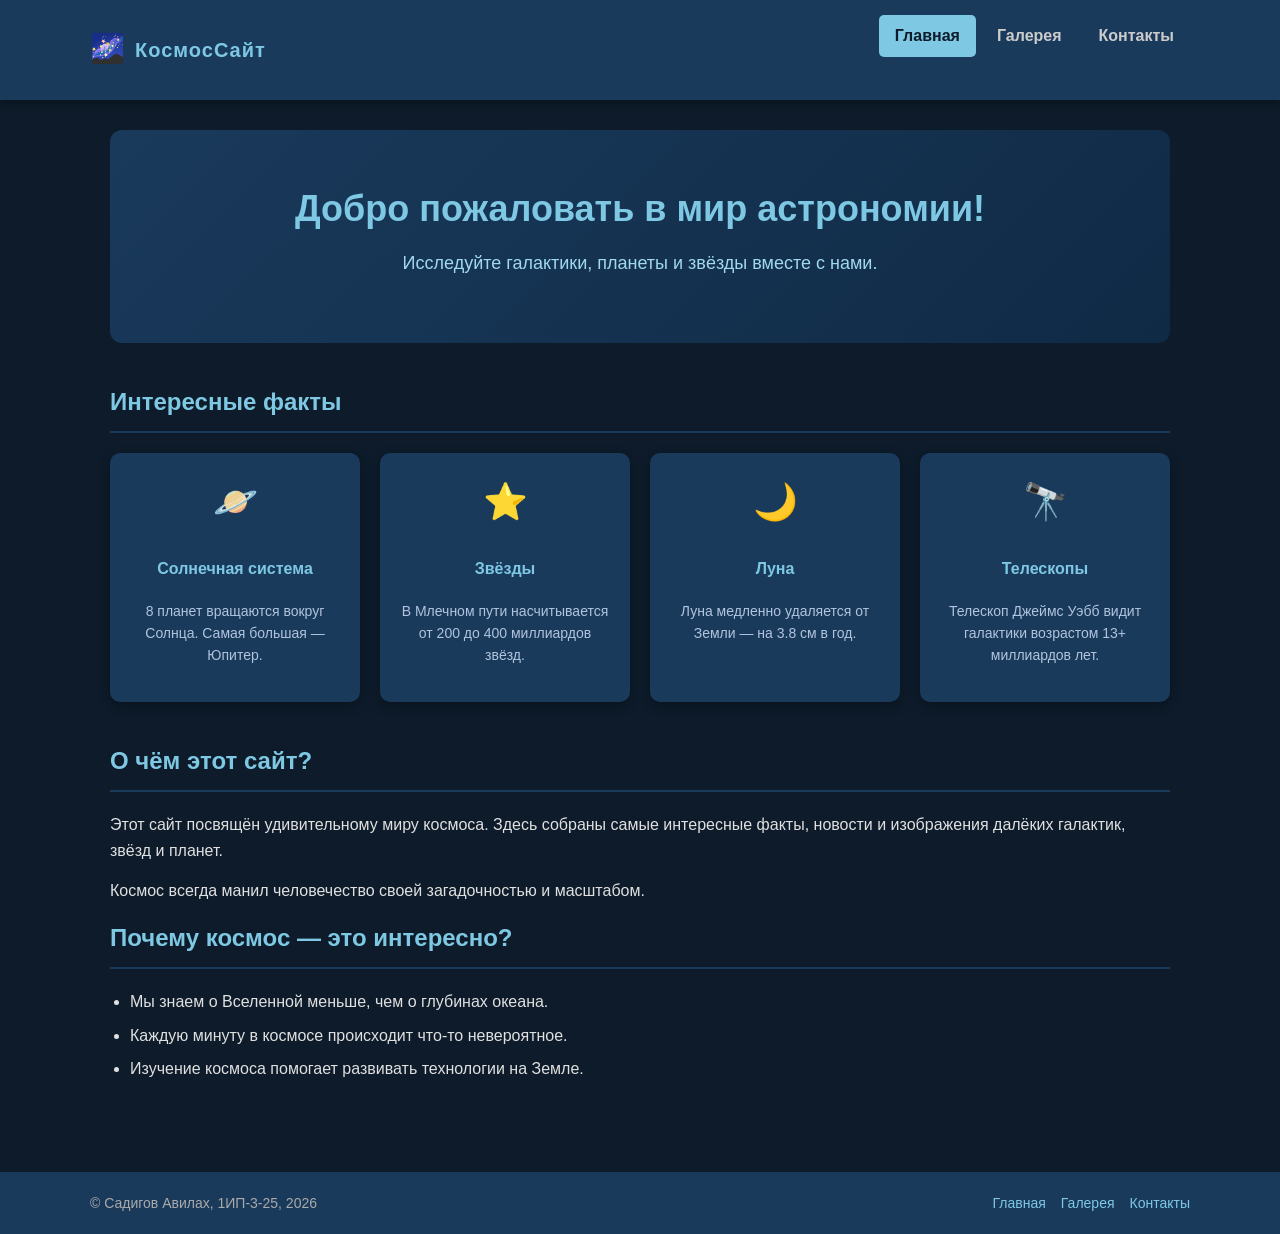
<file: index.html>
<!DOCTYPE html>
<html lang="ru">
<head>
    <meta charset="UTF-8">
    <meta name="viewport" content="width=device-width, initial-scale=1.0">
    <title>Всё о космосе</title>
    <link rel="stylesheet" href="style.css">
</head>
<body>

    <header>
        <!-- Flexbox: логотип + навигация в одну строку -->
        <div class="header-inner">
            <div class="logo">
                <span class="logo-icon">🌌</span>
                <span class="logo-text">КосмосСайт</span>
            </div>
            <nav>
                <ul>
                    <li><a href="index.html" class="active">Главная</a></li>
                    <li><a href="gallery.html">Галерея</a></li>
                    <li><a href="contacts.html">Контакты</a></li>
                </ul>
            </nav>
        </div>
    </header>

    <main>
        <section class="hero">
            <h1>Добро пожаловать в мир астрономии!</h1>
            <p>Исследуйте галактики, планеты и звёзды вместе с нами.</p>
        </section>

        <!-- Flexbox: карточки фактов в строку -->
        <section>
            <h2>Интересные факты</h2>
            <div class="cards-row">
                <div class="card">
                    <div class="card-icon">🪐</div>
                    <h3>Солнечная система</h3>
                    <p>8 планет вращаются вокруг Солнца. Самая большая — Юпитер.</p>
                </div>
                <div class="card">
                    <div class="card-icon">⭐</div>
                    <h3>Звёзды</h3>
                    <p>В Млечном пути насчитывается от 200 до 400 миллиардов звёзд.</p>
                </div>
                <div class="card">
                    <div class="card-icon">🌙</div>
                    <h3>Луна</h3>
                    <p>Луна медленно удаляется от Земли — на 3.8 см в год.</p>
                </div>
                <div class="card">
                    <div class="card-icon">🔭</div>
                    <h3>Телескопы</h3>
                    <p>Телескоп Джеймс Уэбб видит галактики возрастом 13+ миллиардов лет.</p>
                </div>
            </div>
        </section>

        <section>
            <h2>О чём этот сайт?</h2>
            <p>Этот сайт посвящён удивительному миру космоса. Здесь собраны самые интересные факты, новости и изображения далёких галактик, звёзд и планет.</p>
            <p>Космос всегда манил человечество своей загадочностью и масштабом.</p>

            <h2>Почему космос — это интересно?</h2>
            <ul>
                <li>Мы знаем о Вселенной меньше, чем о глубинах океана.</li>
                <li>Каждую минуту в космосе происходит что-то невероятное.</li>
                <li>Изучение космоса помогает развивать технологии на Земле.</li>
            </ul>
        </section>
    </main>

    <footer>
        <div class="footer-inner">
            <span>© Садигов Авилах, 1ИП-3-25, 2026</span>
            <div class="footer-links">
                <a href="index.html">Главная</a>
                <a href="gallery.html">Галерея</a>
                <a href="contacts.html">Контакты</a>
            </div>
        </div>
    </footer>

</body>
</html>
</file>
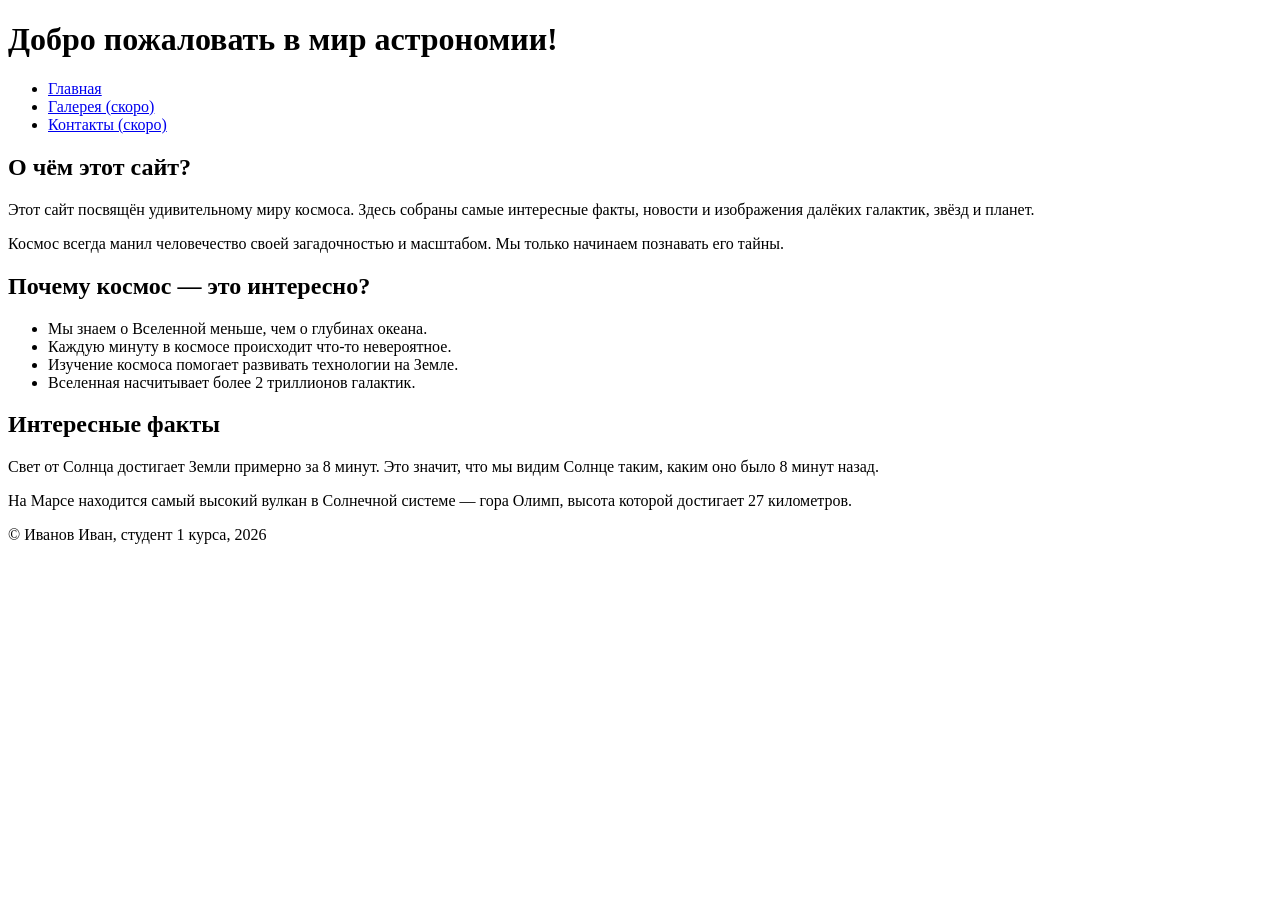
<file: Практическая 1/index.html>
<!DOCTYPE html>
<html lang="ru">
<head>
    <meta charset="UTF-8">
    <meta name="viewport" content="width=device-width, initial-scale=1.0">
    <title>Всё о космосе</title>
</head>
<body>

    <header>
        <h1>Добро пожаловать в мир астрономии!</h1>
        <nav>
            <ul>
                <li><a href="index.html">Главная</a></li>
                <li><a href="#">Галерея (скоро)</a></li>
                <li><a href="#">Контакты (скоро)</a></li>
            </ul>
        </nav>
    </header>

    <main>
        <section>
            <h2>О чём этот сайт?</h2>
            <p>
                Этот сайт посвящён удивительному миру космоса. Здесь собраны самые интересные
                факты, новости и изображения далёких галактик, звёзд и планет.
            </p>
            <p>
                Космос всегда манил человечество своей загадочностью и масштабом.
                Мы только начинаем познавать его тайны.
            </p>

            <h2>Почему космос — это интересно?</h2>
            <ul>
                <li>Мы знаем о Вселенной меньше, чем о глубинах океана.</li>
                <li>Каждую минуту в космосе происходит что-то невероятное.</li>
                <li>Изучение космоса помогает развивать технологии на Земле.</li>
                <li>Вселенная насчитывает более 2 триллионов галактик.</li>
            </ul>
        </section>

        <section>
            <h2>Интересные факты</h2>
            <p>
                Свет от Солнца достигает Земли примерно за 8 минут. Это значит, что мы
                видим Солнце таким, каким оно было 8 минут назад.
            </p>
            <p>
                На Марсе находится самый высокий вулкан в Солнечной системе — гора Олимп,
                высота которой достигает 27 километров.
            </p>
        </section>
    </main>

    <footer>
        <p>© Иванов Иван, студент 1 курса, 2026</p>
    </footer>

</body>
</html>
</file>
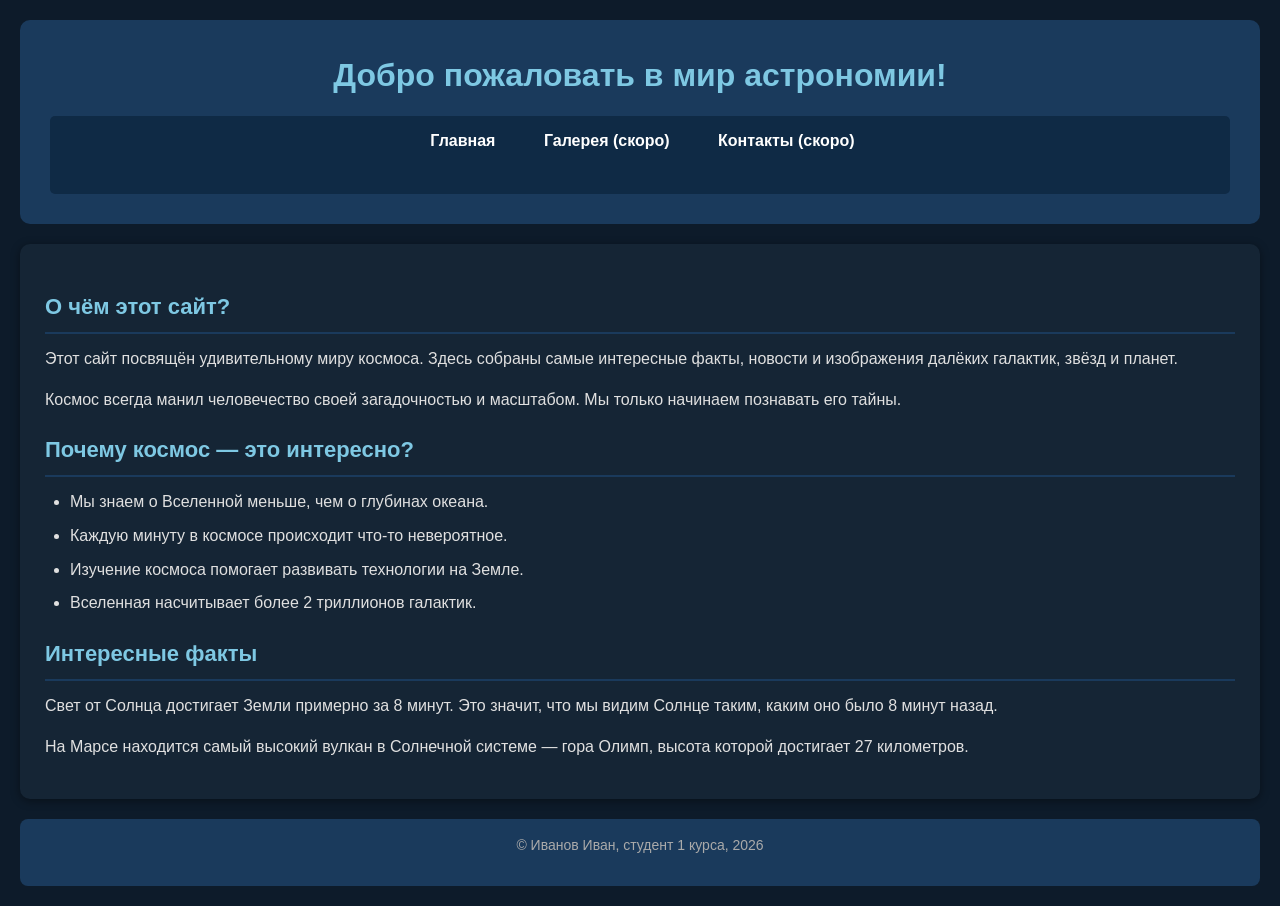
<file: Практическая 2/index.html>
<!DOCTYPE html>
<html lang="ru">
<head>
    <meta charset="UTF-8">
    <meta name="viewport" content="width=device-width, initial-scale=1.0">
    <title>Всё о космосе</title>
    <link rel="stylesheet" href="style.css">
</head>
<body>

    <header>
        <h1>Добро пожаловать в мир астрономии!</h1>
        <nav>
            <ul>
                <li><a href="index.html">Главная</a></li>
                <li><a href="#">Галерея (скоро)</a></li>
                <li><a href="#">Контакты (скоро)</a></li>
            </ul>
        </nav>
    </header>

    <main>
        <section>
            <h2>О чём этот сайт?</h2>
            <p>
                Этот сайт посвящён удивительному миру космоса. Здесь собраны самые интересные
                факты, новости и изображения далёких галактик, звёзд и планет.
            </p>
            <p>
                Космос всегда манил человечество своей загадочностью и масштабом.
                Мы только начинаем познавать его тайны.
            </p>

            <h2>Почему космос — это интересно?</h2>
            <ul>
                <li>Мы знаем о Вселенной меньше, чем о глубинах океана.</li>
                <li>Каждую минуту в космосе происходит что-то невероятное.</li>
                <li>Изучение космоса помогает развивать технологии на Земле.</li>
                <li>Вселенная насчитывает более 2 триллионов галактик.</li>
            </ul>
        </section>

        <section>
            <h2>Интересные факты</h2>
            <p>
                Свет от Солнца достигает Земли примерно за 8 минут. Это значит, что мы
                видим Солнце таким, каким оно было 8 минут назад.
            </p>
            <p>
                На Марсе находится самый высокий вулкан в Солнечной системе — гора Олимп,
                высота которой достигает 27 километров.
            </p>
        </section>
    </main>

    <footer>
        <p>© Иванов Иван, студент 1 курса, 2026</p>
    </footer>

</body>
</html>
</file>
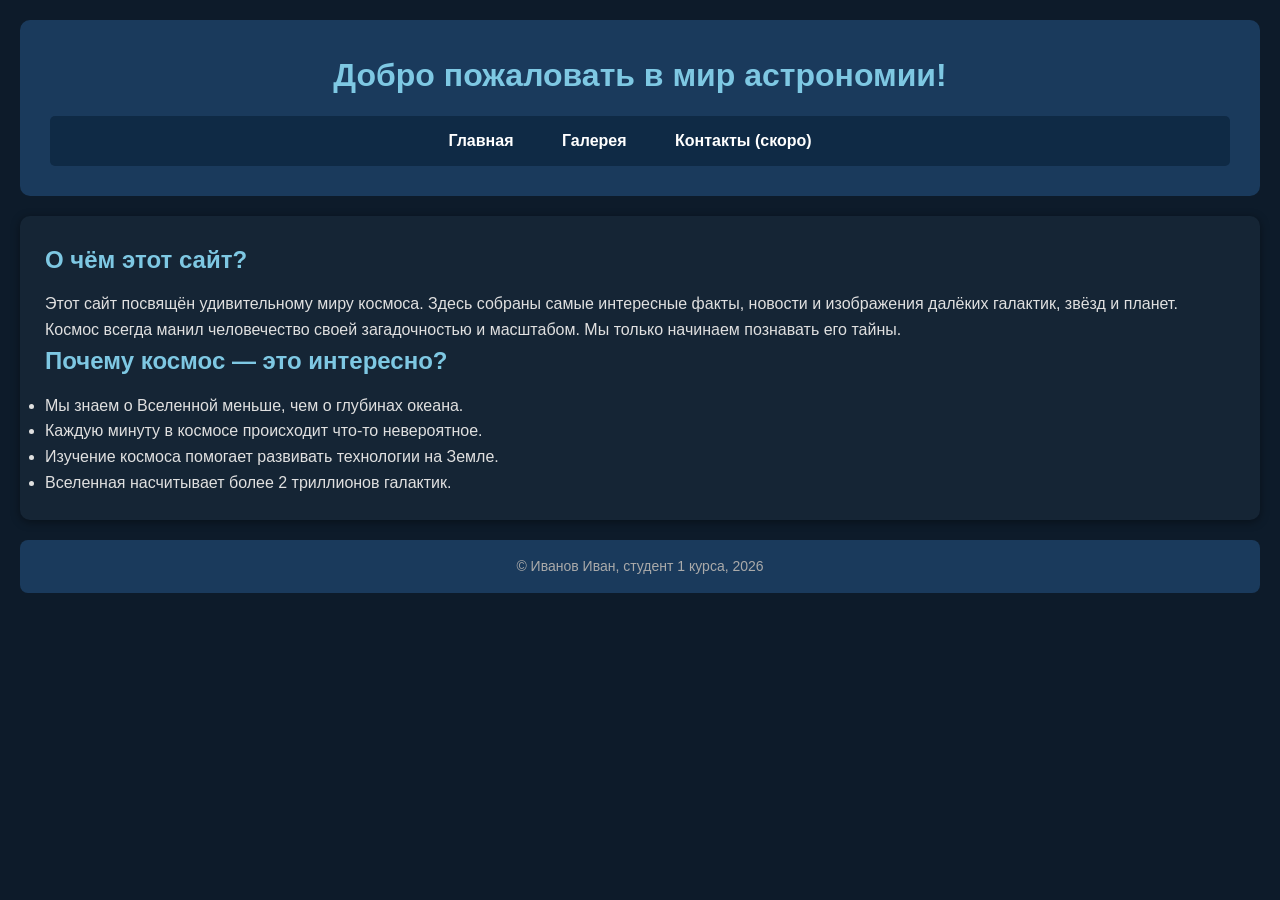
<file: Практическая 3/index.html>
<!DOCTYPE html>
<html lang="ru">
<head>
    <meta charset="UTF-8">
    <meta name="viewport" content="width=device-width, initial-scale=1.0">
    <title>Всё о космосе</title>
    <link rel="stylesheet" href="style.css">
</head>
<body>

    <header>
        <h1>Добро пожаловать в мир астрономии!</h1>
        <nav>
            <ul>
                <li><a href="index.html">Главная</a></li>
                <li><a href="gallery.html">Галерея</a></li>
                <li><a href="#">Контакты (скоро)</a></li>
            </ul>
        </nav>
    </header>

    <main>
        <section>
            <h2>О чём этот сайт?</h2>
            <p>
                Этот сайт посвящён удивительному миру космоса. Здесь собраны самые интересные
                факты, новости и изображения далёких галактик, звёзд и планет.
            </p>
            <p>
                Космос всегда манил человечество своей загадочностью и масштабом.
                Мы только начинаем познавать его тайны.
            </p>

            <h2>Почему космос — это интересно?</h2>
            <ul>
                <li>Мы знаем о Вселенной меньше, чем о глубинах океана.</li>
                <li>Каждую минуту в космосе происходит что-то невероятное.</li>
                <li>Изучение космоса помогает развивать технологии на Земле.</li>
                <li>Вселенная насчитывает более 2 триллионов галактик.</li>
            </ul>
        </section>
    </main>

    <footer>
        <p>© Иванов Иван, студент 1 курса, 2026</p>
    </footer>

</body>
</html>
</file>
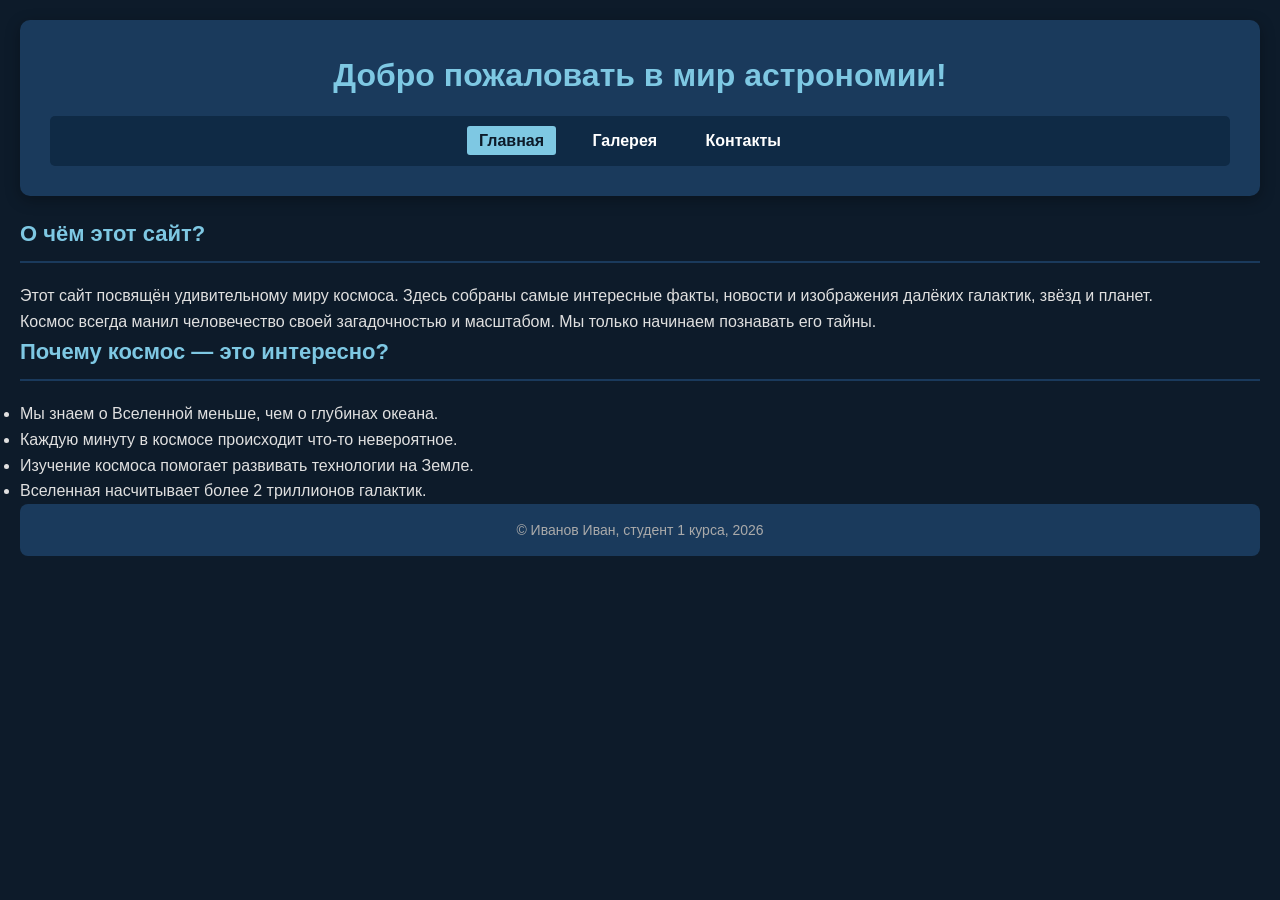
<file: Практическая 4/index.html>
<!DOCTYPE html>
<html lang="ru">
<head>
    <meta charset="UTF-8">
    <meta name="viewport" content="width=device-width, initial-scale=1.0">
    <title>Всё о космосе</title>
    <link rel="stylesheet" href="style.css">
</head>
<body>

    <header>
        <h1>Добро пожаловать в мир астрономии!</h1>
        <nav>
            <ul>
                <li><a href="index.html" class="active">Главная</a></li>
                <li><a href="gallery.html">Галерея</a></li>
                <li><a href="contacts.html">Контакты</a></li>
            </ul>
        </nav>
    </header>

    <main>
        <section>
            <h2>О чём этот сайт?</h2>
            <p>Этот сайт посвящён удивительному миру космоса. Здесь собраны самые интересные факты, новости и изображения далёких галактик, звёзд и планет.</p>
            <p>Космос всегда манил человечество своей загадочностью и масштабом. Мы только начинаем познавать его тайны.</p>

            <h2>Почему космос — это интересно?</h2>
            <ul>
                <li>Мы знаем о Вселенной меньше, чем о глубинах океана.</li>
                <li>Каждую минуту в космосе происходит что-то невероятное.</li>
                <li>Изучение космоса помогает развивать технологии на Земле.</li>
                <li>Вселенная насчитывает более 2 триллионов галактик.</li>
            </ul>
        </section>
    </main>

    <footer>
        <p>© Иванов Иван, студент 1 курса, 2026</p>
    </footer>

</body>
</html>
</file>
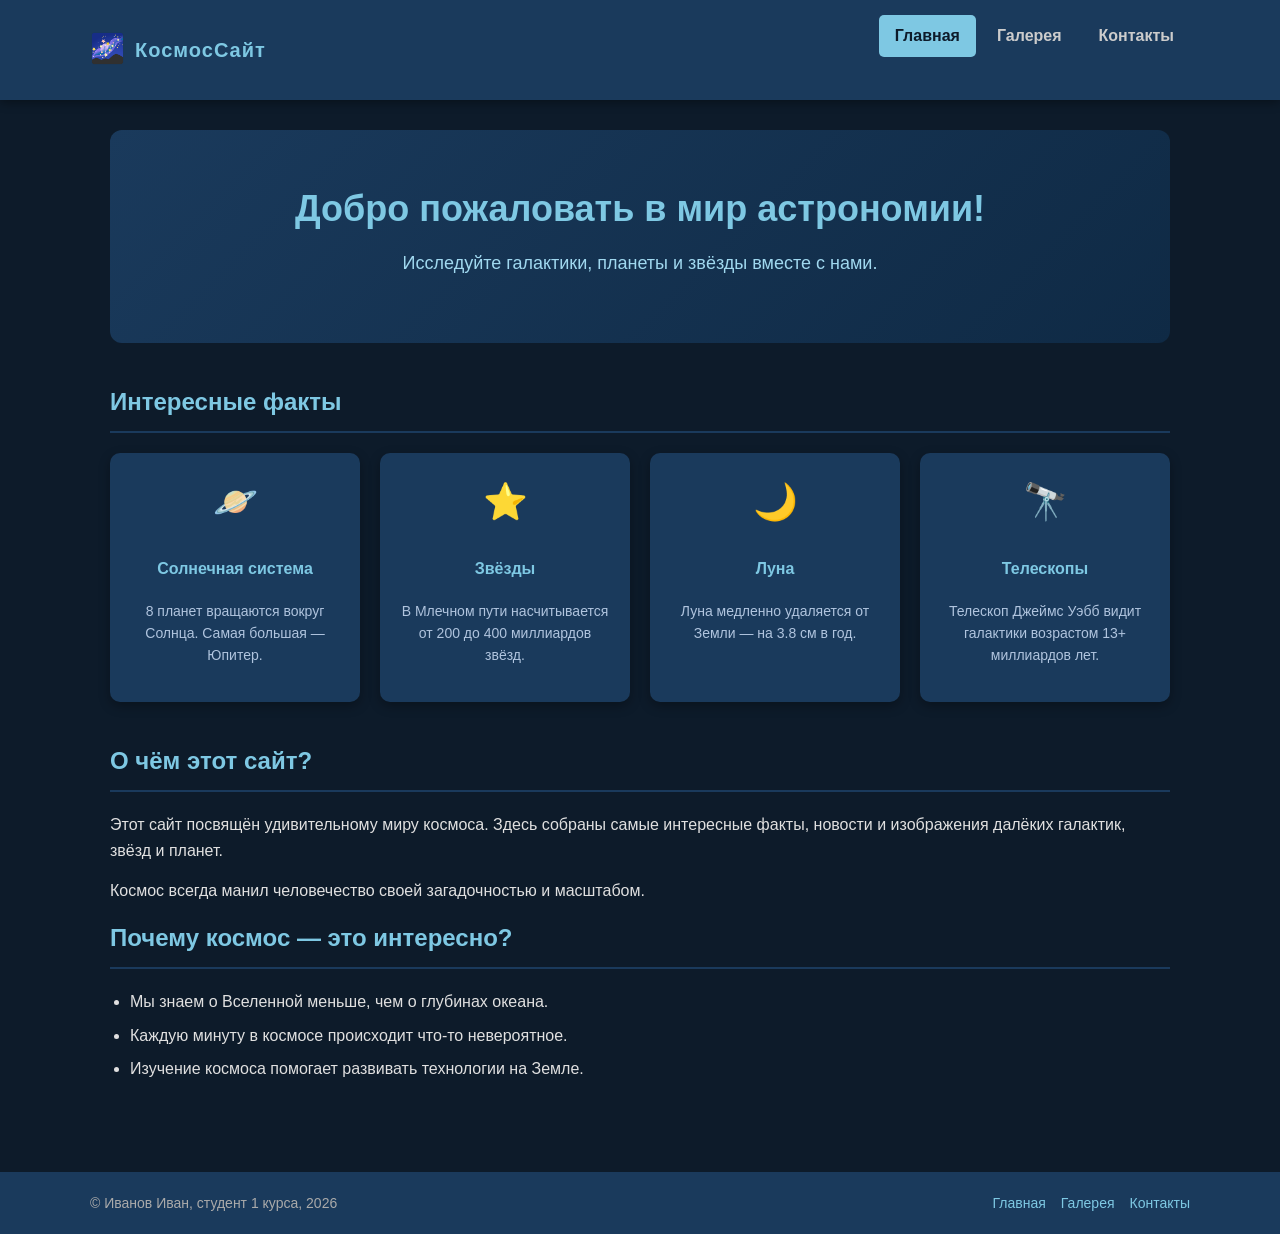
<file: Практическая 5/index.html>
<!DOCTYPE html>
<html lang="ru">
<head>
    <meta charset="UTF-8">
    <meta name="viewport" content="width=device-width, initial-scale=1.0">
    <title>Всё о космосе</title>
    <link rel="stylesheet" href="style.css">
</head>
<body>

    <header>
        <!-- Flexbox: логотип + навигация в одну строку -->
        <div class="header-inner">
            <div class="logo">
                <span class="logo-icon">🌌</span>
                <span class="logo-text">КосмосСайт</span>
            </div>
            <nav>
                <ul>
                    <li><a href="index.html" class="active">Главная</a></li>
                    <li><a href="gallery.html">Галерея</a></li>
                    <li><a href="contacts.html">Контакты</a></li>
                </ul>
            </nav>
        </div>
    </header>

    <main>
        <section class="hero">
            <h1>Добро пожаловать в мир астрономии!</h1>
            <p>Исследуйте галактики, планеты и звёзды вместе с нами.</p>
        </section>

        <!-- Flexbox: карточки фактов в строку -->
        <section>
            <h2>Интересные факты</h2>
            <div class="cards-row">
                <div class="card">
                    <div class="card-icon">🪐</div>
                    <h3>Солнечная система</h3>
                    <p>8 планет вращаются вокруг Солнца. Самая большая — Юпитер.</p>
                </div>
                <div class="card">
                    <div class="card-icon">⭐</div>
                    <h3>Звёзды</h3>
                    <p>В Млечном пути насчитывается от 200 до 400 миллиардов звёзд.</p>
                </div>
                <div class="card">
                    <div class="card-icon">🌙</div>
                    <h3>Луна</h3>
                    <p>Луна медленно удаляется от Земли — на 3.8 см в год.</p>
                </div>
                <div class="card">
                    <div class="card-icon">🔭</div>
                    <h3>Телескопы</h3>
                    <p>Телескоп Джеймс Уэбб видит галактики возрастом 13+ миллиардов лет.</p>
                </div>
            </div>
        </section>

        <section>
            <h2>О чём этот сайт?</h2>
            <p>Этот сайт посвящён удивительному миру космоса. Здесь собраны самые интересные факты, новости и изображения далёких галактик, звёзд и планет.</p>
            <p>Космос всегда манил человечество своей загадочностью и масштабом.</p>

            <h2>Почему космос — это интересно?</h2>
            <ul>
                <li>Мы знаем о Вселенной меньше, чем о глубинах океана.</li>
                <li>Каждую минуту в космосе происходит что-то невероятное.</li>
                <li>Изучение космоса помогает развивать технологии на Земле.</li>
            </ul>
        </section>
    </main>

    <footer>
        <div class="footer-inner">
            <span>© Иванов Иван, студент 1 курса, 2026</span>
            <div class="footer-links">
                <a href="index.html">Главная</a>
                <a href="gallery.html">Галерея</a>
                <a href="contacts.html">Контакты</a>
            </div>
        </div>
    </footer>

</body>
</html>
</file>
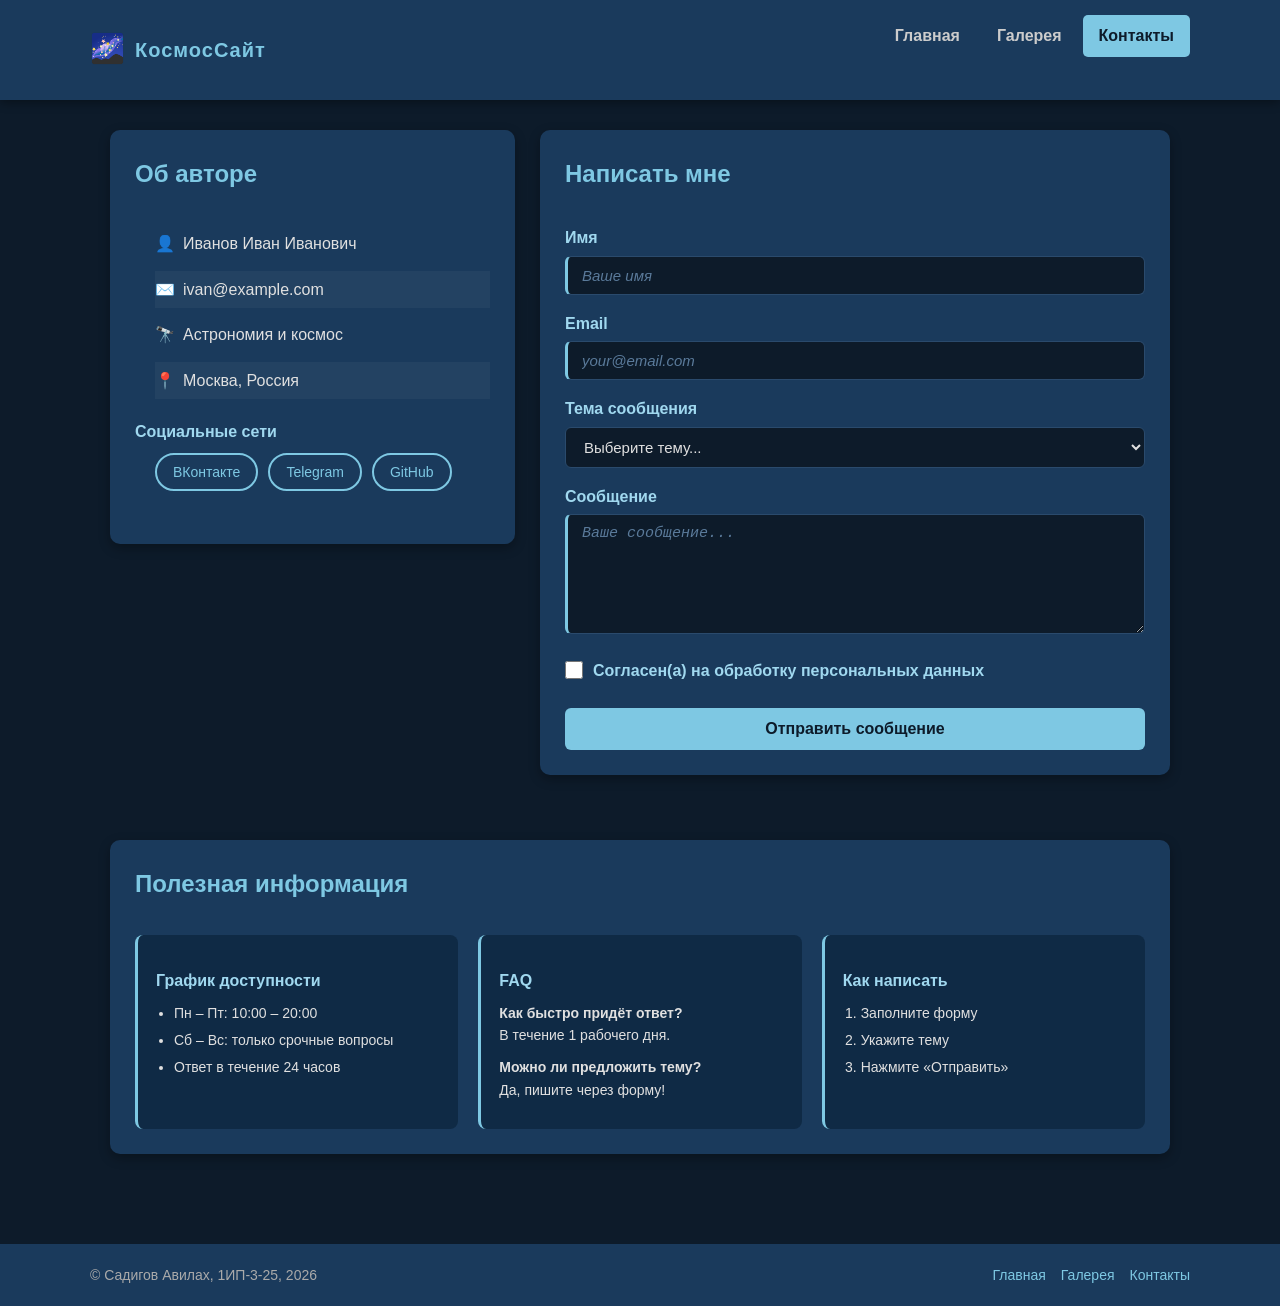
<file: contacts.html>
<!DOCTYPE html>
<html lang="ru">
<head>
    <meta charset="UTF-8">
    <meta name="viewport" content="width=device-width, initial-scale=1.0">
    <title>Контакты — Всё о космосе</title>
    <link rel="stylesheet" href="style.css">
</head>
<body>

    <header>
        <div class="header-inner">
            <div class="logo">
                <span class="logo-icon">🌌</span>
                <span class="logo-text">КосмосСайт</span>
            </div>
            <nav>
                <ul>
                    <li><a href="index.html">Главная</a></li>
                    <li><a href="gallery.html">Галерея</a></li>
                    <li><a href="contacts.html" class="active">Контакты</a></li>
                </ul>
            </nav>
        </div>
    </header>

    <main class="contacts-main">

        <!-- Flexbox: карточка и форма рядом -->
        <div class="contacts-layout">

            <section class="contact-card">
                <h2>Об авторе</h2>
                <ul class="contact-info">
                    <li class="info-name">Иванов Иван Иванович</li>
                    <li class="info-email">ivan@example.com</li>
                    <li class="info-topic">Астрономия и космос</li>
                    <li class="info-location">Москва, Россия</li>
                </ul>
                <h3>Социальные сети</h3>
                <ul class="social-links">
                    <li><a href="#" class="social-link">ВКонтакте</a></li>
                    <li><a href="#" class="social-link">Telegram</a></li>
                    <li><a href="#" class="social-link">GitHub</a></li>
                </ul>
            </section>

            <section class="contact-form-section">
                <h2>Написать мне</h2>
                <form class="contact-form" action="#" method="post">
                    <div class="form-group">
                        <label for="name">Имя</label>
                        <input type="text" id="name" name="name" placeholder="Ваше имя" required>
                    </div>
                    <div class="form-group">
                        <label for="email">Email</label>
                        <input type="email" id="email" name="email" placeholder="your@email.com" required>
                    </div>
                    <div class="form-group">
                        <label for="subject">Тема сообщения</label>
                        <select id="subject" name="subject">
                            <option value="">Выберите тему...</option>
                            <option value="general">Общий вопрос</option>
                            <option value="cooperation">Сотрудничество</option>
                            <option value="other">Другое</option>
                        </select>
                    </div>
                    <div class="form-group">
                        <label for="message">Сообщение</label>
                        <textarea id="message" name="message" placeholder="Ваше сообщение..." required></textarea>
                    </div>
                    <div class="form-group">
                        <label class="checkbox-label">
                            <input type="checkbox" required>
                            Согласен(а) на обработку персональных данных
                        </label>
                    </div>
                    <button type="submit" class="submit-btn">Отправить сообщение</button>
                </form>
            </section>

        </div>

        <section class="extra-info">
            <h2>Полезная информация</h2>
            <div class="info-blocks">
                <div class="info-block">
                    <h3>График доступности</h3>
                    <ul>
                        <li>Пн – Пт: 10:00 – 20:00</li>
                        <li>Сб – Вс: только срочные вопросы</li>
                        <li>Ответ в течение 24 часов</li>
                    </ul>
                </div>
                <div class="info-block">
                    <h3>FAQ</h3>
                    <p><strong>Как быстро придёт ответ?</strong><br>В течение 1 рабочего дня.</p>
                    <p><strong>Можно ли предложить тему?</strong><br>Да, пишите через форму!</p>
                </div>
                <div class="info-block">
                    <h3>Как написать</h3>
                    <ol>
                        <li>Заполните форму</li>
                        <li>Укажите тему</li>
                        <li>Нажмите «Отправить»</li>
                    </ol>
                </div>
            </div>
        </section>

    </main>

    <footer>
        <div class="footer-inner">
            <span>© Садигов Авилах, 1ИП-3-25, 2026</span>
            <div class="footer-links">
                <a href="index.html">Главная</a>
                <a href="gallery.html">Галерея</a>
                <a href="contacts.html">Контакты</a>
            </div>
        </div>
    </footer>

</body>
</html>
</file>
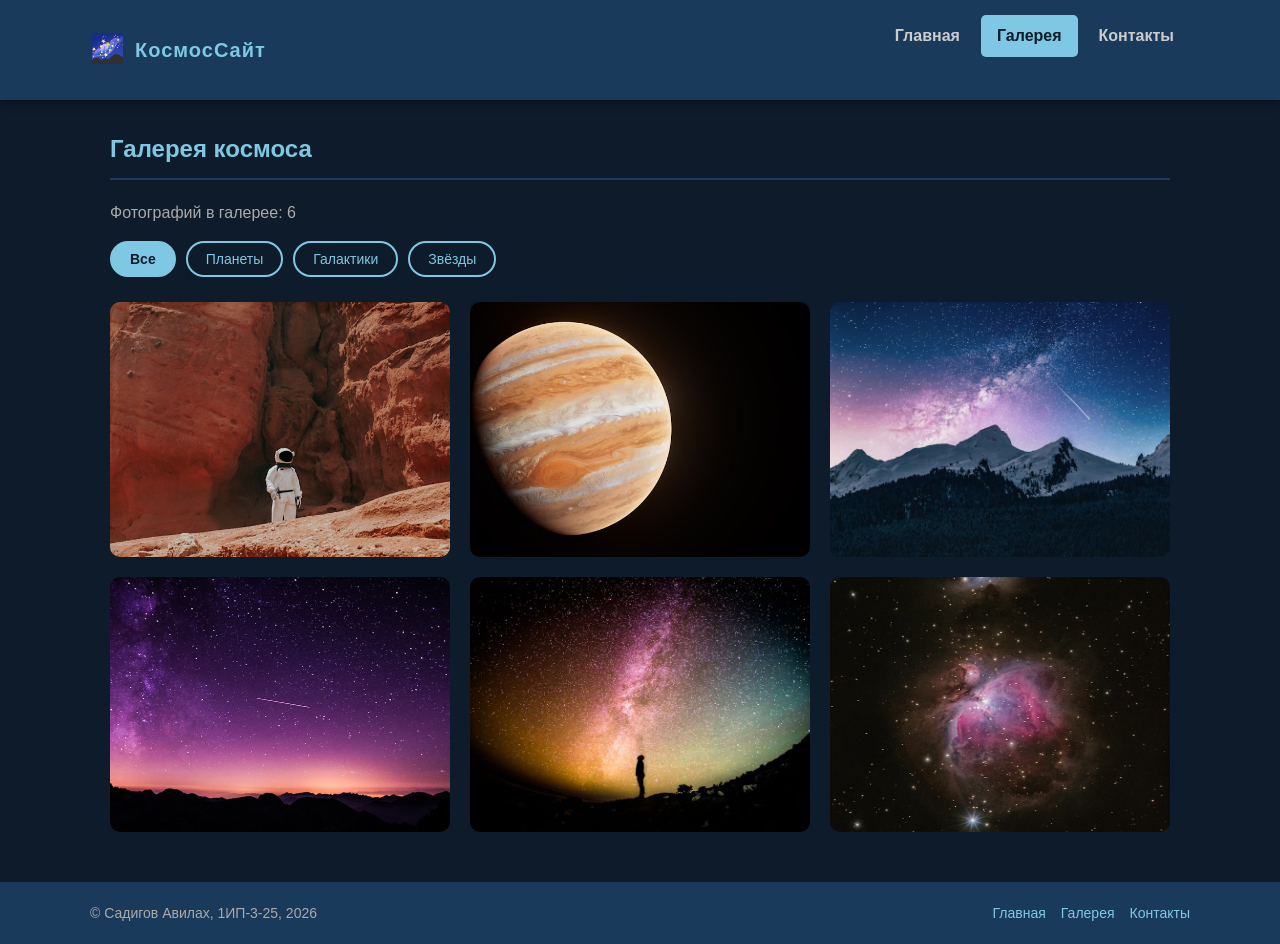
<file: gallery.html>
<!DOCTYPE html>
<html lang="ru">
<head>
    <meta charset="UTF-8">
    <meta name="viewport" content="width=device-width, initial-scale=1.0">
    <title>Галерея — Всё о космосе</title>
    <link rel="stylesheet" href="style.css">
</head>
<body>

    <header>
        <div class="header-inner">
            <div class="logo">
                <span class="logo-icon">🌌</span>
                <span class="logo-text">КосмосСайт</span>
            </div>
            <nav>
                <ul>
                    <li><a href="index.html">Главная</a></li>
                    <li><a href="gallery.html" class="active">Галерея</a></li>
                    <li><a href="contacts.html">Контакты</a></li>
                </ul>
            </nav>
        </div>
    </header>

    <main style="max-width:1100px;margin:0 auto;padding:30px 20px;">
        <section class="gallery-header">
            <h2>Галерея космоса</h2>
            <p id="photo-count">Загрузка...</p>
            <div class="filters">
                <button class="filter-btn active" data-filter="all">Все</button>
                <button class="filter-btn" data-filter="planet">Планеты</button>
                <button class="filter-btn" data-filter="galaxy">Галактики</button>
                <button class="filter-btn" data-filter="star">Звёзды</button>
            </div>
        </section>

        <div class="gallery-grid" id="gallery">
            <div class="gallery-item" data-category="planet">
                <img src="images/mars.jpg" alt="Марс">
                <div class="overlay">
                    <p class="caption">Марс</p>
                    <button class="like-btn" data-id="1">♥ <span class="like-count">0</span></button>
                </div>
            </div>
            <div class="gallery-item" data-category="planet">
                <img src="images/jupiter.jpg" alt="Юпитер">
                <div class="overlay">
                    <p class="caption">Юпитер</p>
                    <button class="like-btn" data-id="2">♥ <span class="like-count">0</span></button>
                </div>
            </div>
            <div class="gallery-item" data-category="galaxy">
                <img src="images/milky-way.jpg" alt="Млечный путь">
                <div class="overlay">
                    <p class="caption">Млечный путь</p>
                    <button class="like-btn" data-id="3">♥ <span class="like-count">0</span></button>
                </div>
            </div>
            <div class="gallery-item" data-category="galaxy">
                <img src="images/andromeda.jpg" alt="Андромеда">
                <div class="overlay">
                    <p class="caption">Андромеда</p>
                    <button class="like-btn" data-id="4">♥ <span class="like-count">0</span></button>
                </div>
            </div>
            <div class="gallery-item" data-category="star">
                <img src="images/nebula.jpg" alt="Туманность">
                <div class="overlay">
                    <p class="caption">Туманность Орёл</p>
                    <button class="like-btn" data-id="5">♥ <span class="like-count">0</span></button>
                </div>
            </div>
            <div class="gallery-item" data-category="star">
                <img src="images/sun.jpg" alt="Солнце">
                <div class="overlay">
                    <p class="caption">Солнце</p>
                    <button class="like-btn" data-id="6">♥ <span class="like-count">0</span></button>
                </div>
            </div>
        </div>
    </main>

    <footer>
        <div class="footer-inner">
            <span>© Садигов Авилах, 1ИП-3-25, 2026</span>
            <div class="footer-links">
                <a href="index.html">Главная</a>
                <a href="gallery.html">Галерея</a>
                <a href="contacts.html">Контакты</a>
            </div>
        </div>
    </footer>

    <script src="script.js"></script>
</body>
</html>
</file>
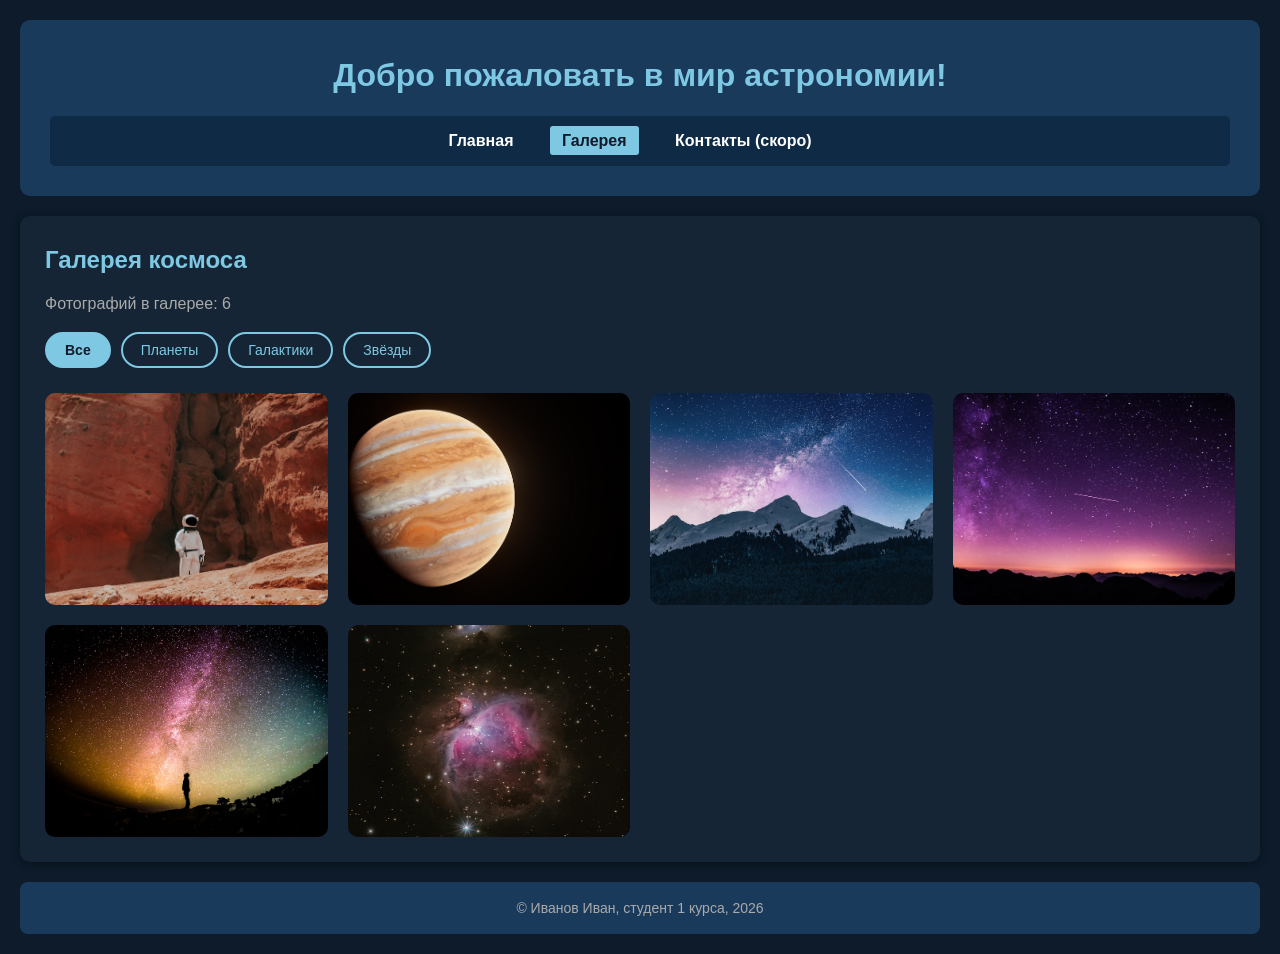
<file: Практическая 3/gallery.html>
<!DOCTYPE html>
<html lang="ru">
<head>
    <meta charset="UTF-8">
    <meta name="viewport" content="width=device-width, initial-scale=1.0">
    <title>Галерея — Всё о космосе</title>
    <link rel="stylesheet" href="style.css">
</head>
<body>

    <header>
        <h1>Добро пожаловать в мир астрономии!</h1>
        <nav>
            <ul>
                <li><a href="index.html">Главная</a></li>
                <li><a href="gallery.html" class="active">Галерея</a></li>
                <li><a href="#">Контакты (скоро)</a></li>
            </ul>
        </nav>
    </header>

    <main>
        <section class="gallery-header">
            <h2>Галерея космоса</h2>
            <p id="photo-count">Загрузка...</p>

            <!-- Фильтры -->
            <div class="filters">
                <button class="filter-btn active" data-filter="all">Все</button>
                <button class="filter-btn" data-filter="planet">Планеты</button>
                <button class="filter-btn" data-filter="galaxy">Галактики</button>
                <button class="filter-btn" data-filter="star">Звёзды</button>
            </div>
        </section>

        <!-- Сетка галереи -->
        <div class="gallery-grid" id="gallery">

            <div class="gallery-item" data-category="planet">
                <img src="images/mars.jpg" alt="Марс — красная планета">
                <div class="overlay">
                    <p class="caption">Марс</p>
                    <button class="like-btn" data-id="1">♥ <span class="like-count">0</span></button>
                </div>
            </div>

            <div class="gallery-item" data-category="planet">
                <img src="images/jupiter.jpg" alt="Юпитер — газовый гигант">
                <div class="overlay">
                    <p class="caption">Юпитер</p>
                    <button class="like-btn" data-id="2">♥ <span class="like-count">0</span></button>
                </div>
            </div>

            <div class="gallery-item" data-category="galaxy">
                <img src="images/milky-way.jpg" alt="Млечный путь">
                <div class="overlay">
                    <p class="caption">Млечный путь</p>
                    <button class="like-btn" data-id="3">♥ <span class="like-count">0</span></button>
                </div>
            </div>

            <div class="gallery-item" data-category="galaxy">
                <img src="images/andromeda.jpg" alt="Галактика Андромеда">
                <div class="overlay">
                    <p class="caption">Андромеда</p>
                    <button class="like-btn" data-id="4">♥ <span class="like-count">0</span></button>
                </div>
            </div>

            <div class="gallery-item" data-category="star">
                <img src="images/nebula.jpg" alt="Туманность Орёл">
                <div class="overlay">
                    <p class="caption">Туманность Орёл</p>
                    <button class="like-btn" data-id="5">♥ <span class="like-count">0</span></button>
                </div>
            </div>

            <div class="gallery-item" data-category="star">
                <img src="images/sun.jpg" alt="Поверхность Солнца">
                <div class="overlay">
                    <p class="caption">Солнце</p>
                    <button class="like-btn" data-id="6">♥ <span class="like-count">0</span></button>
                </div>
            </div>

        </div>
    </main>

    <footer>
        <p>© Иванов Иван, студент 1 курса, 2026</p>
    </footer>

    <script src="script.js"></script>
</body>
</html>
</file>
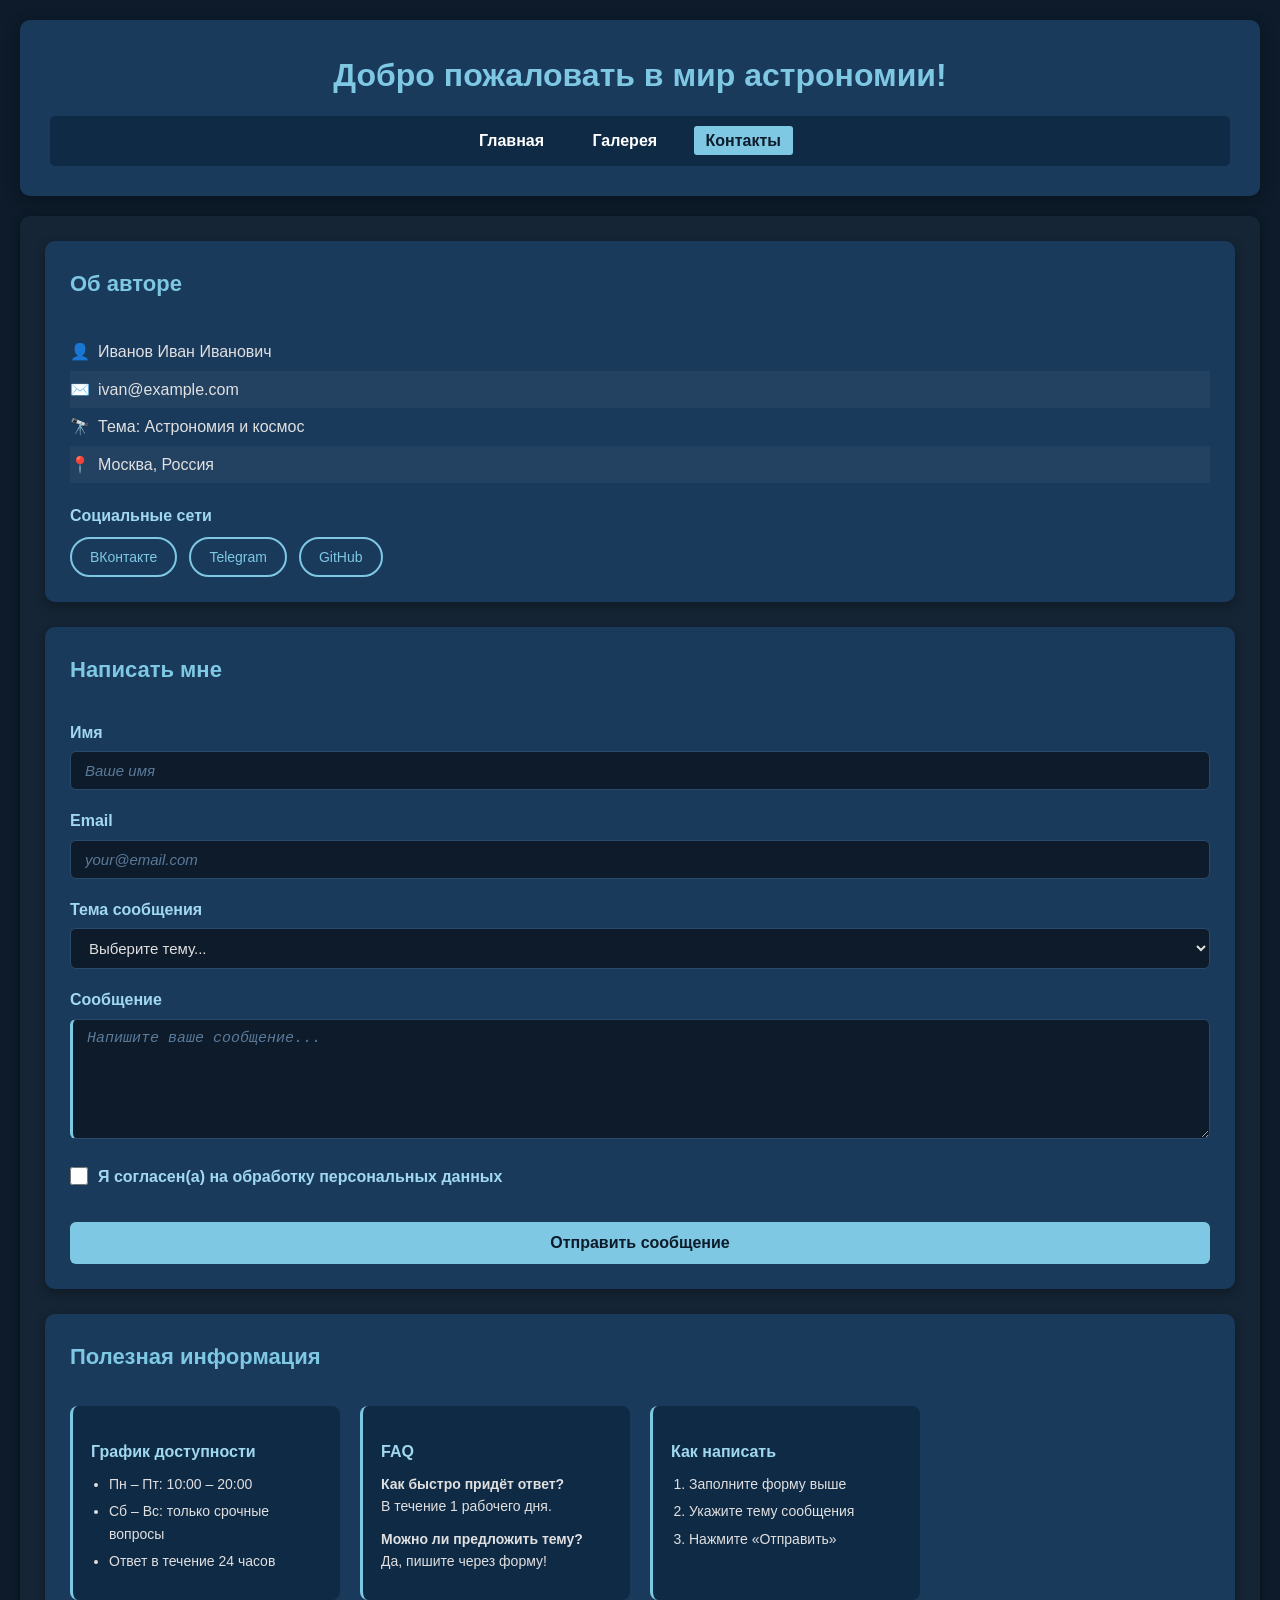
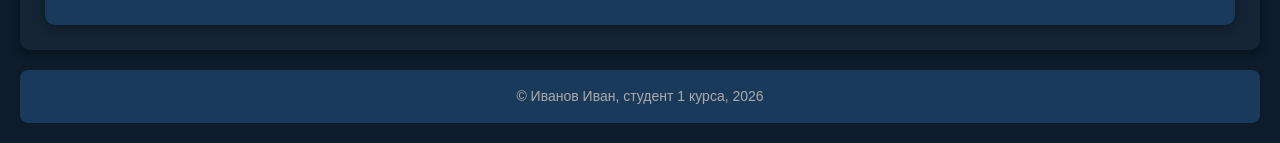
<file: Практическая 4/contacts.html>
<!DOCTYPE html>
<html lang="ru">
<head>
    <meta charset="UTF-8">
    <meta name="viewport" content="width=device-width, initial-scale=1.0">
    <title>Контакты — Всё о космосе</title>
    <link rel="stylesheet" href="style.css">
</head>
<body>

    <header>
        <h1>Добро пожаловать в мир астрономии!</h1>
        <nav>
            <ul>
                <li><a href="index.html">Главная</a></li>
                <li><a href="gallery.html">Галерея</a></li>
                <li><a href="contacts.html" class="active">Контакты</a></li>
            </ul>
        </nav>
    </header>

    <main class="contacts-main">

        <!-- ===== КАРТОЧКА РАЗРАБОТЧИКА ===== -->
        <section class="contact-card">
            <h2>Об авторе</h2>
            <ul class="contact-info">
                <li class="info-name">Иванов Иван Иванович</li>
                <li class="info-email">ivan@example.com</li>
                <li class="info-topic">Тема: Астрономия и космос</li>
                <li class="info-location">Москва, Россия</li>
            </ul>

            <h3>Социальные сети</h3>
            <ul class="social-links">
                <li><a href="#" class="social-link">ВКонтакте</a></li>
                <li><a href="#" class="social-link">Telegram</a></li>
                <li><a href="#" class="social-link">GitHub</a></li>
            </ul>
        </section>

        <!-- ===== ФОРМА ОБРАТНОЙ СВЯЗИ ===== -->
        <section class="contact-form-section">
            <h2>Написать мне</h2>
            <form class="contact-form" action="#" method="post">

                <div class="form-group">
                    <label for="name">Имя</label>
                    <input type="text" id="name" name="name" placeholder="Ваше имя" required>
                </div>

                <div class="form-group">
                    <label for="email">Email</label>
                    <input type="email" id="email" name="email" placeholder="your@email.com" required>
                </div>

                <div class="form-group">
                    <label for="subject">Тема сообщения</label>
                    <select id="subject" name="subject">
                        <option value="">Выберите тему...</option>
                        <option value="general">Общий вопрос</option>
                        <option value="cooperation">Сотрудничество</option>
                        <option value="error">Нашёл ошибку</option>
                        <option value="other">Другое</option>
                    </select>
                </div>

                <div class="form-group">
                    <label for="message">Сообщение</label>
                    <textarea id="message" name="message" placeholder="Напишите ваше сообщение..." required></textarea>
                </div>

                <div class="form-group checkbox-group">
                    <label class="checkbox-label">
                        <input type="checkbox" id="consent" name="consent" required>
                        Я согласен(а) на обработку персональных данных
                    </label>
                </div>

                <button type="submit" class="submit-btn">Отправить сообщение</button>
            </form>
        </section>

        <!-- ===== ДОПОЛНИТЕЛЬНЫЙ БЛОК ===== -->
        <section class="extra-info">
            <h2>Полезная информация</h2>

            <div class="info-blocks">
                <div class="info-block">
                    <h3>График доступности</h3>
                    <ul>
                        <li>Пн – Пт: 10:00 – 20:00</li>
                        <li>Сб – Вс: только срочные вопросы</li>
                        <li>Ответ в течение 24 часов</li>
                    </ul>
                </div>

                <div class="info-block">
                    <h3>FAQ</h3>
                    <p><strong>Как быстро придёт ответ?</strong><br>В течение 1 рабочего дня.</p>
                    <p><strong>Можно ли предложить тему?</strong><br>Да, пишите через форму!</p>
                </div>

                <div class="info-block">
                    <h3>Как написать</h3>
                    <ol>
                        <li>Заполните форму выше</li>
                        <li>Укажите тему сообщения</li>
                        <li>Нажмите «Отправить»</li>
                    </ol>
                </div>
            </div>
        </section>

    </main>

    <footer>
        <p>© Иванов Иван, студент 1 курса, 2026</p>
    </footer>

</body>
</html>
</file>
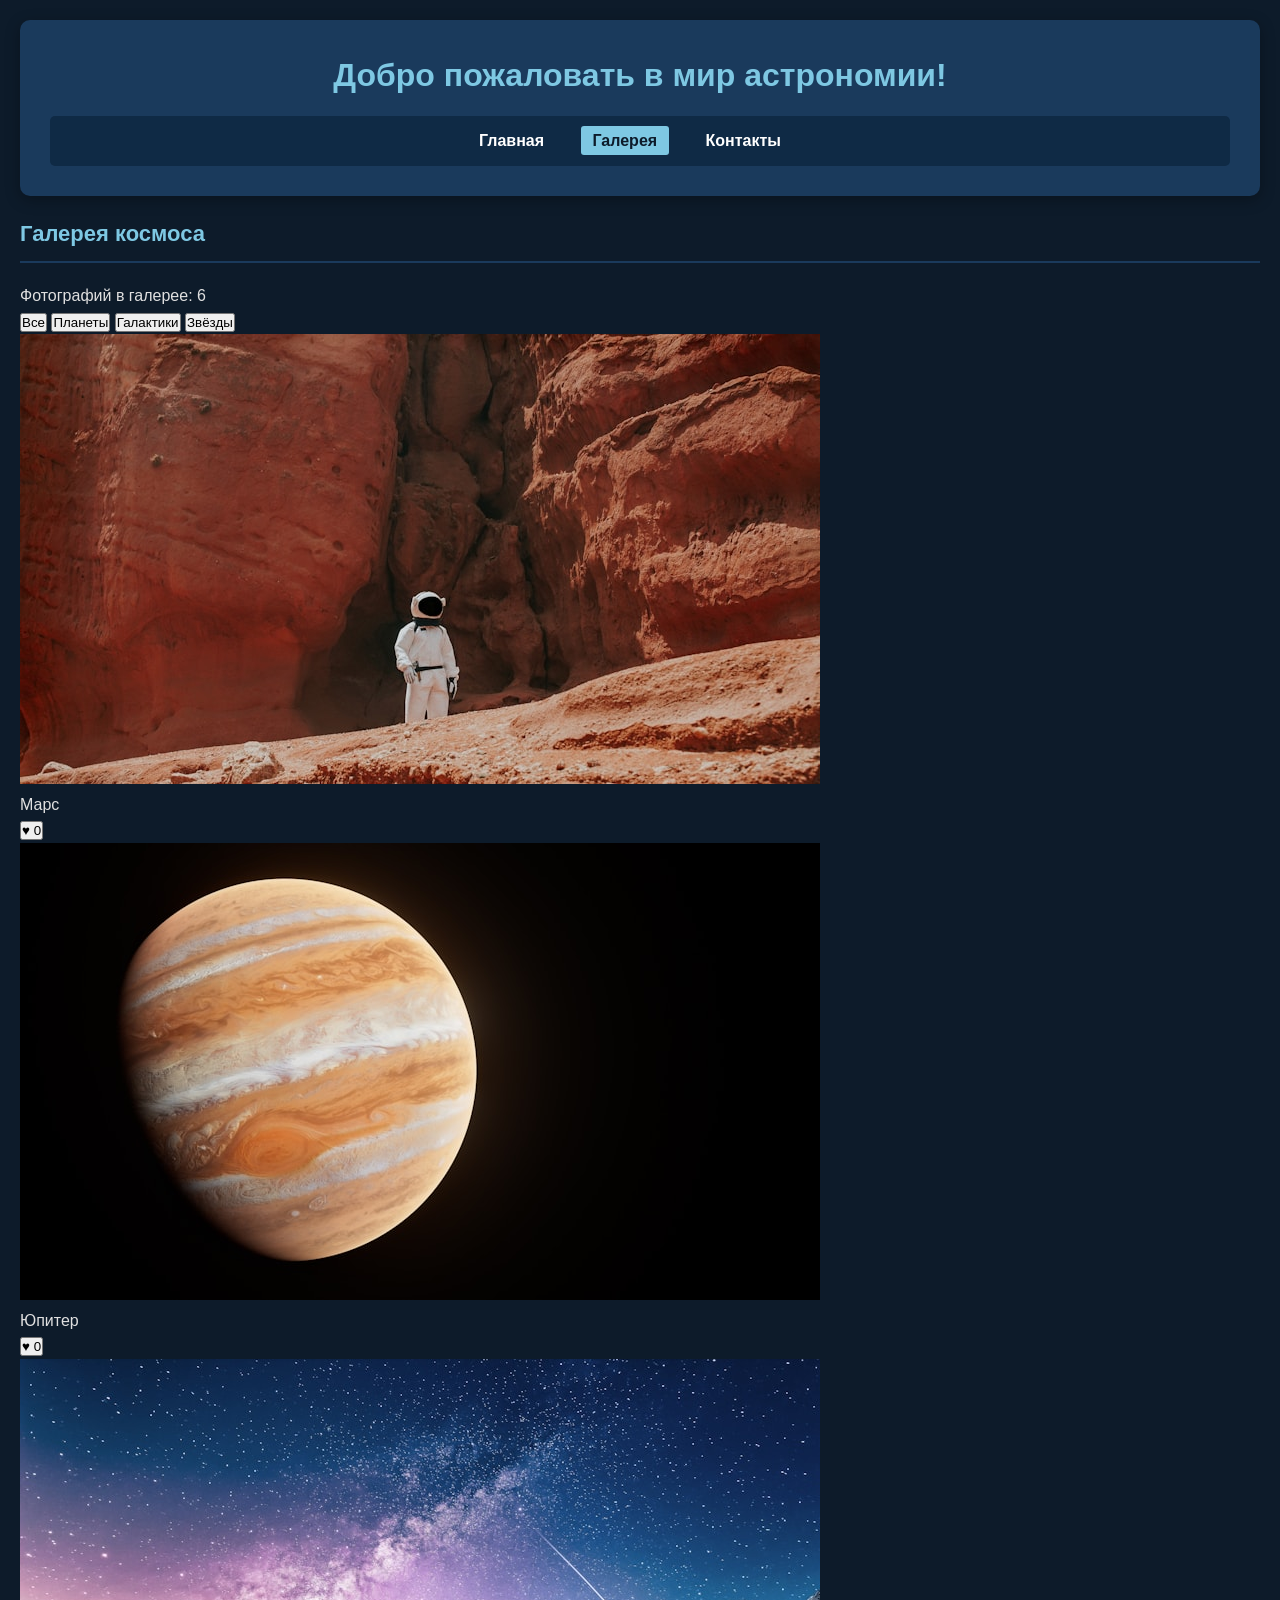
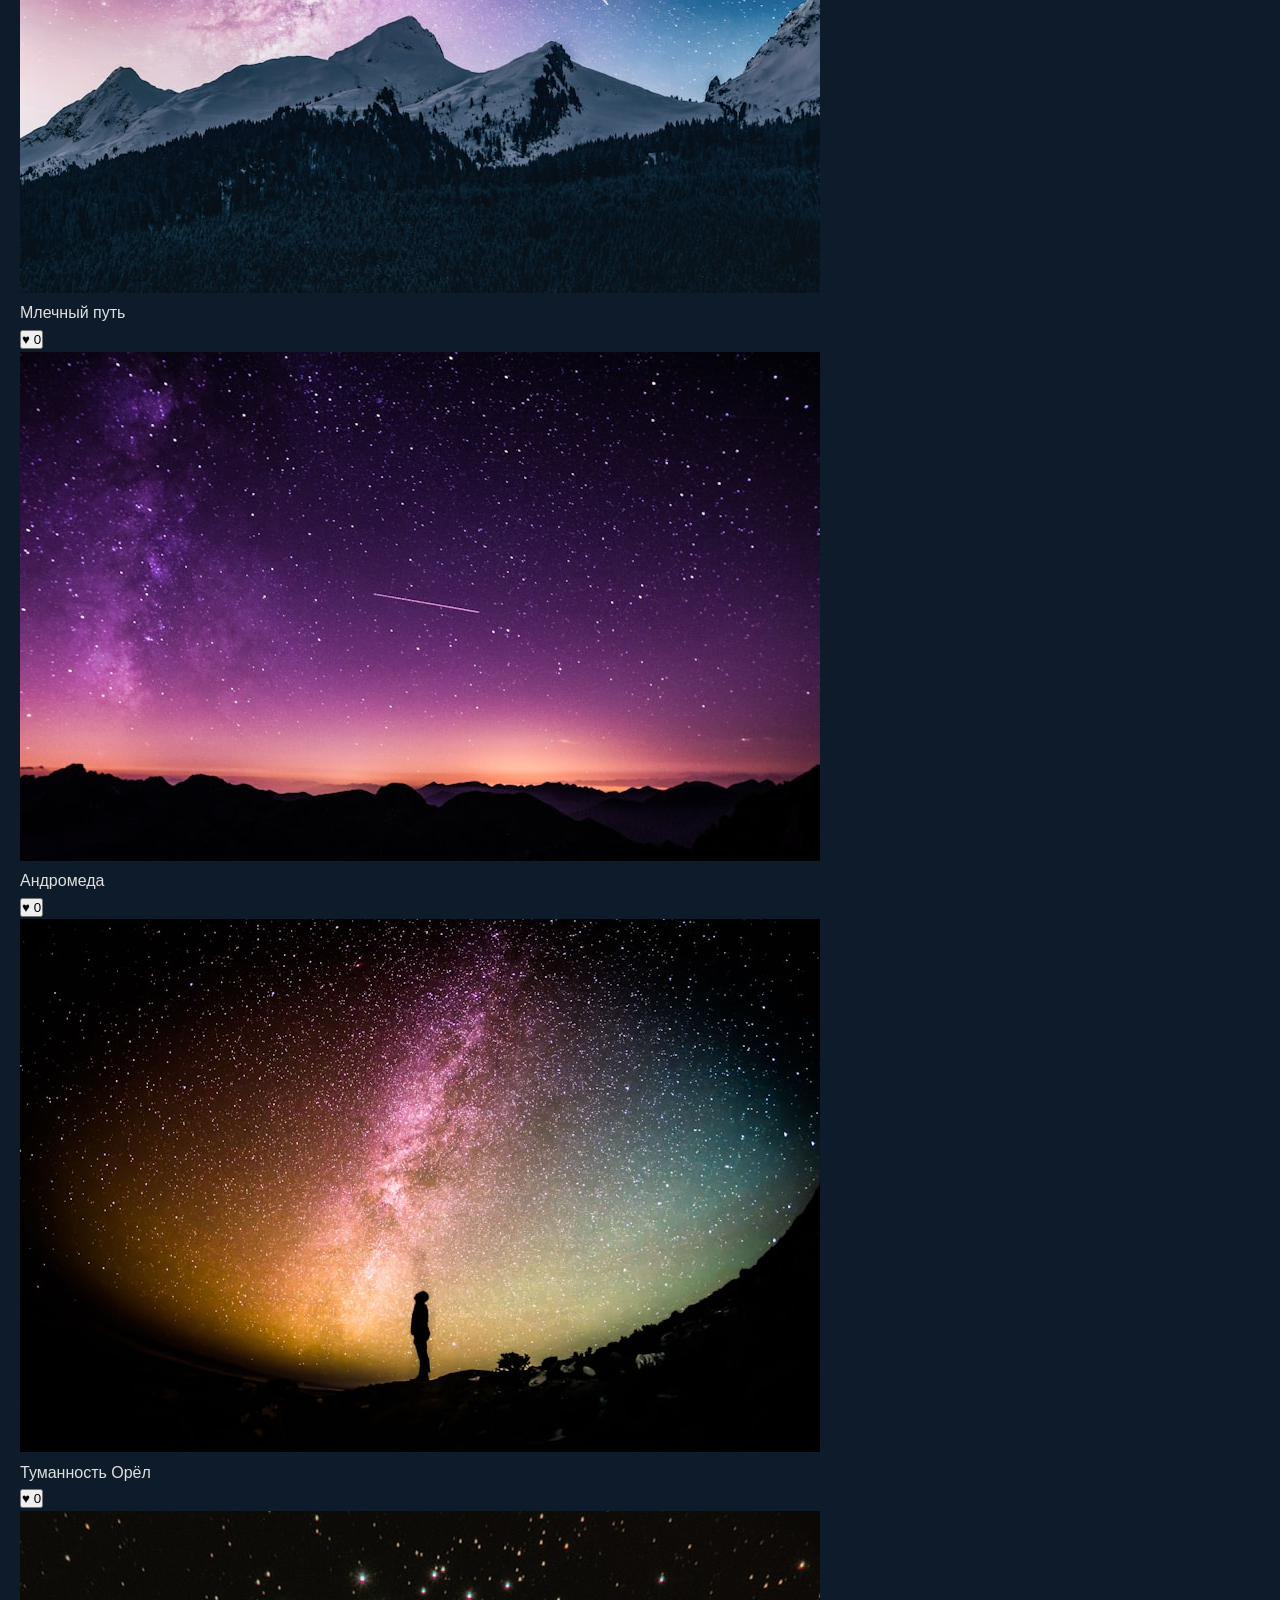
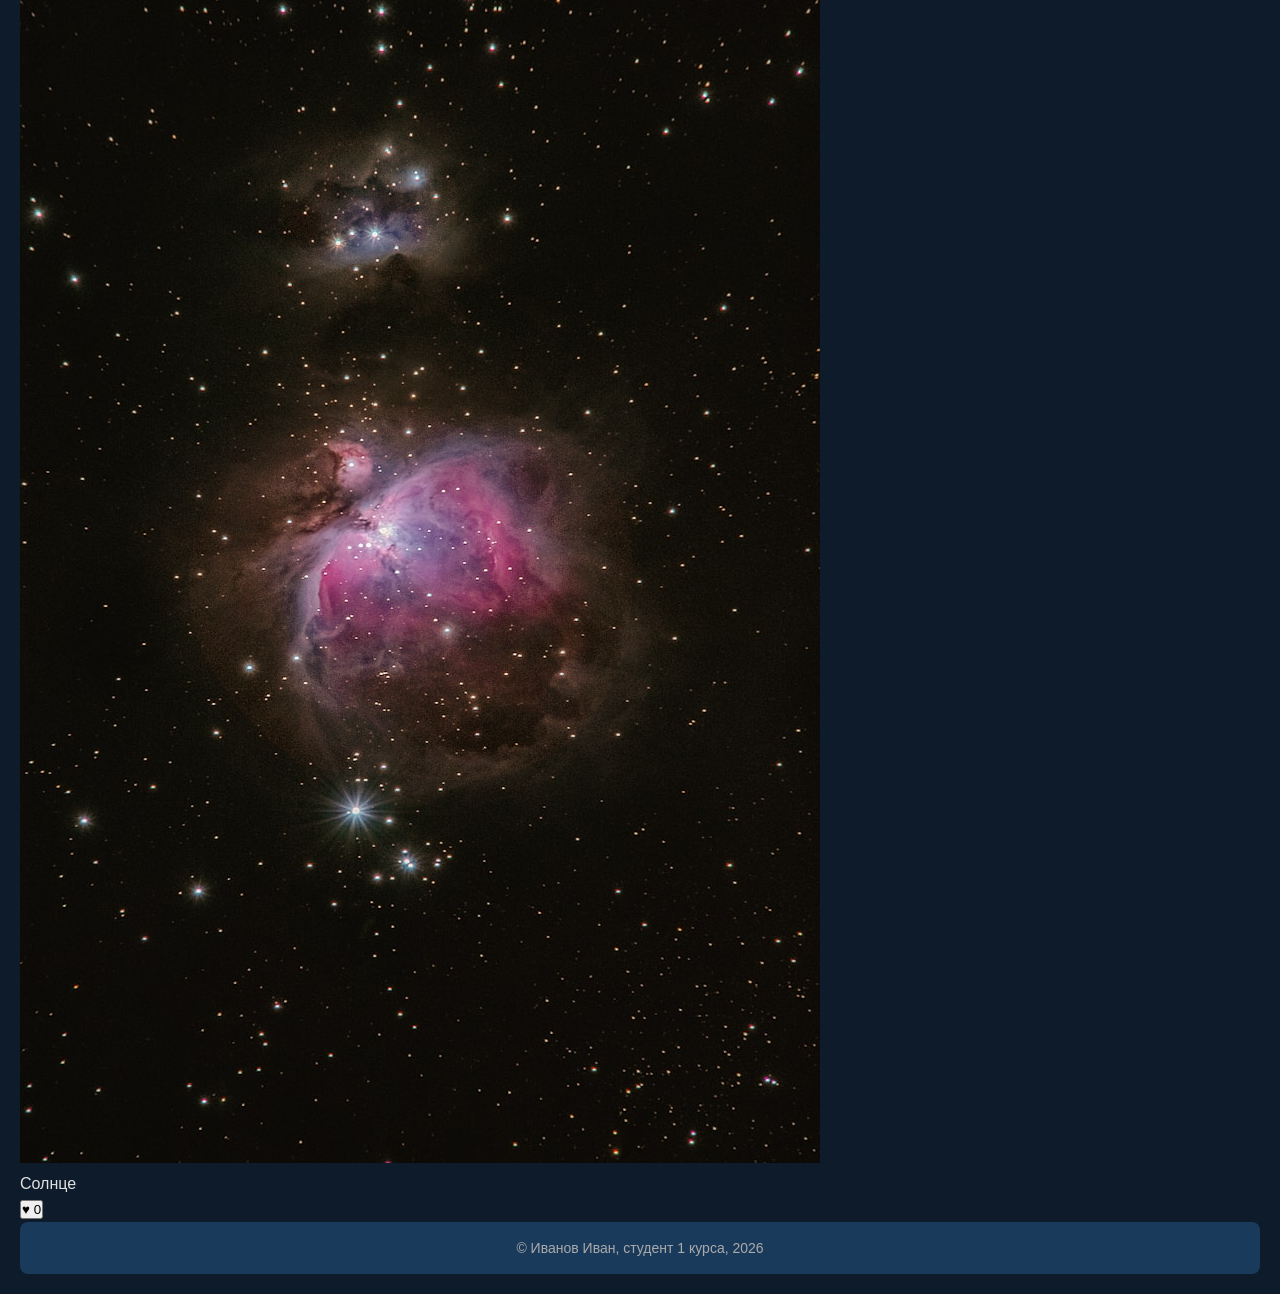
<file: Практическая 4/gallery.html>
<!DOCTYPE html>
<html lang="ru">
<head>
    <meta charset="UTF-8">
    <meta name="viewport" content="width=device-width, initial-scale=1.0">
    <title>Галерея — Всё о космосе</title>
    <link rel="stylesheet" href="style.css">
</head>
<body>

    <header>
        <h1>Добро пожаловать в мир астрономии!</h1>
        <nav>
            <ul>
                <li><a href="index.html">Главная</a></li>
                <li><a href="gallery.html" class="active">Галерея</a></li>
                <li><a href="contacts.html">Контакты</a></li>
            </ul>
        </nav>
    </header>

    <main>
        <section class="gallery-header">
            <h2>Галерея космоса</h2>
            <p id="photo-count">Загрузка...</p>
            <div class="filters">
                <button class="filter-btn active" data-filter="all">Все</button>
                <button class="filter-btn" data-filter="planet">Планеты</button>
                <button class="filter-btn" data-filter="galaxy">Галактики</button>
                <button class="filter-btn" data-filter="star">Звёзды</button>
            </div>
        </section>

        <div class="gallery-grid" id="gallery">
            <div class="gallery-item" data-category="planet">
                <img src="images/mars.jpg" alt="Марс">
                <div class="overlay">
                    <p class="caption">Марс</p>
                    <button class="like-btn" data-id="1">♥ <span class="like-count">0</span></button>
                </div>
            </div>
            <div class="gallery-item" data-category="planet">
                <img src="images/jupiter.jpg" alt="Юпитер">
                <div class="overlay">
                    <p class="caption">Юпитер</p>
                    <button class="like-btn" data-id="2">♥ <span class="like-count">0</span></button>
                </div>
            </div>
            <div class="gallery-item" data-category="galaxy">
                <img src="images/milky-way.jpg" alt="Млечный путь">
                <div class="overlay">
                    <p class="caption">Млечный путь</p>
                    <button class="like-btn" data-id="3">♥ <span class="like-count">0</span></button>
                </div>
            </div>
            <div class="gallery-item" data-category="galaxy">
                <img src="images/andromeda.jpg" alt="Андромеда">
                <div class="overlay">
                    <p class="caption">Андромеда</p>
                    <button class="like-btn" data-id="4">♥ <span class="like-count">0</span></button>
                </div>
            </div>
            <div class="gallery-item" data-category="star">
                <img src="images/nebula.jpg" alt="Туманность">
                <div class="overlay">
                    <p class="caption">Туманность Орёл</p>
                    <button class="like-btn" data-id="5">♥ <span class="like-count">0</span></button>
                </div>
            </div>
            <div class="gallery-item" data-category="star">
                <img src="images/sun.jpg" alt="Солнце">
                <div class="overlay">
                    <p class="caption">Солнце</p>
                    <button class="like-btn" data-id="6">♥ <span class="like-count">0</span></button>
                </div>
            </div>
        </div>
    </main>

    <footer>
        <p>© Иванов Иван, студент 1 курса, 2026</p>
    </footer>

    <script src="script.js"></script>
</body>
</html>
</file>
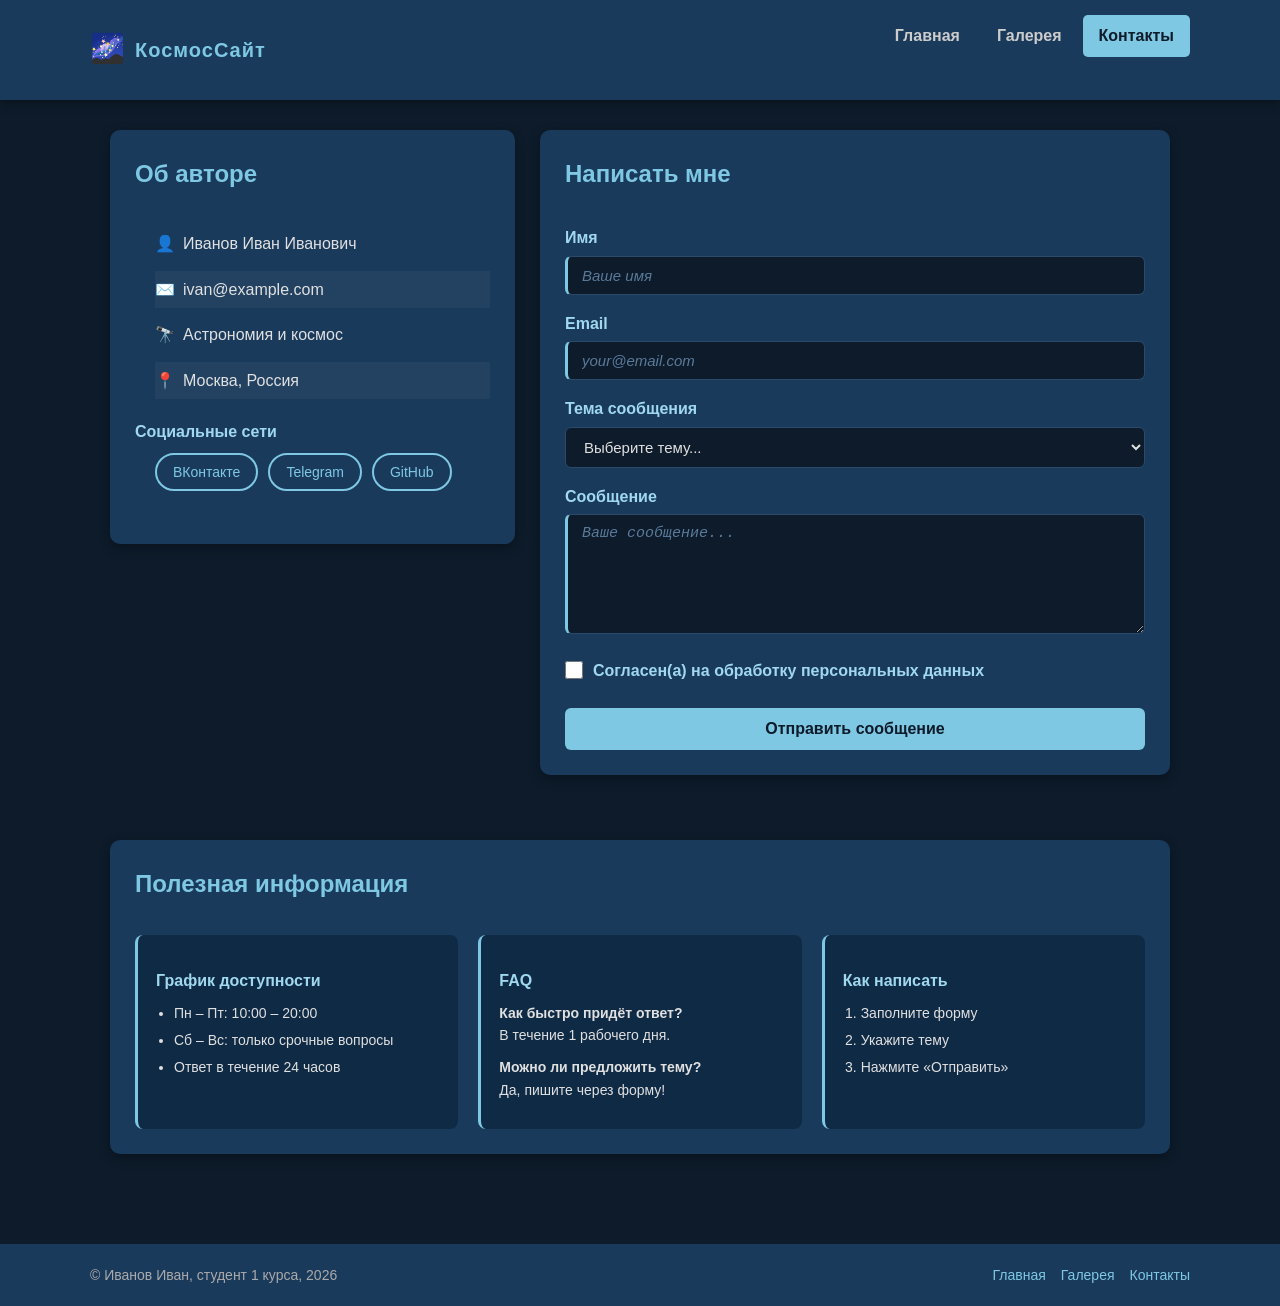
<file: Практическая 5/contacts.html>
<!DOCTYPE html>
<html lang="ru">
<head>
    <meta charset="UTF-8">
    <meta name="viewport" content="width=device-width, initial-scale=1.0">
    <title>Контакты — Всё о космосе</title>
    <link rel="stylesheet" href="style.css">
</head>
<body>

    <header>
        <div class="header-inner">
            <div class="logo">
                <span class="logo-icon">🌌</span>
                <span class="logo-text">КосмосСайт</span>
            </div>
            <nav>
                <ul>
                    <li><a href="index.html">Главная</a></li>
                    <li><a href="gallery.html">Галерея</a></li>
                    <li><a href="contacts.html" class="active">Контакты</a></li>
                </ul>
            </nav>
        </div>
    </header>

    <main class="contacts-main">

        <!-- Flexbox: карточка и форма рядом -->
        <div class="contacts-layout">

            <section class="contact-card">
                <h2>Об авторе</h2>
                <ul class="contact-info">
                    <li class="info-name">Иванов Иван Иванович</li>
                    <li class="info-email">ivan@example.com</li>
                    <li class="info-topic">Астрономия и космос</li>
                    <li class="info-location">Москва, Россия</li>
                </ul>
                <h3>Социальные сети</h3>
                <ul class="social-links">
                    <li><a href="#" class="social-link">ВКонтакте</a></li>
                    <li><a href="#" class="social-link">Telegram</a></li>
                    <li><a href="#" class="social-link">GitHub</a></li>
                </ul>
            </section>

            <section class="contact-form-section">
                <h2>Написать мне</h2>
                <form class="contact-form" action="#" method="post">
                    <div class="form-group">
                        <label for="name">Имя</label>
                        <input type="text" id="name" name="name" placeholder="Ваше имя" required>
                    </div>
                    <div class="form-group">
                        <label for="email">Email</label>
                        <input type="email" id="email" name="email" placeholder="your@email.com" required>
                    </div>
                    <div class="form-group">
                        <label for="subject">Тема сообщения</label>
                        <select id="subject" name="subject">
                            <option value="">Выберите тему...</option>
                            <option value="general">Общий вопрос</option>
                            <option value="cooperation">Сотрудничество</option>
                            <option value="other">Другое</option>
                        </select>
                    </div>
                    <div class="form-group">
                        <label for="message">Сообщение</label>
                        <textarea id="message" name="message" placeholder="Ваше сообщение..." required></textarea>
                    </div>
                    <div class="form-group">
                        <label class="checkbox-label">
                            <input type="checkbox" required>
                            Согласен(а) на обработку персональных данных
                        </label>
                    </div>
                    <button type="submit" class="submit-btn">Отправить сообщение</button>
                </form>
            </section>

        </div>

        <section class="extra-info">
            <h2>Полезная информация</h2>
            <div class="info-blocks">
                <div class="info-block">
                    <h3>График доступности</h3>
                    <ul>
                        <li>Пн – Пт: 10:00 – 20:00</li>
                        <li>Сб – Вс: только срочные вопросы</li>
                        <li>Ответ в течение 24 часов</li>
                    </ul>
                </div>
                <div class="info-block">
                    <h3>FAQ</h3>
                    <p><strong>Как быстро придёт ответ?</strong><br>В течение 1 рабочего дня.</p>
                    <p><strong>Можно ли предложить тему?</strong><br>Да, пишите через форму!</p>
                </div>
                <div class="info-block">
                    <h3>Как написать</h3>
                    <ol>
                        <li>Заполните форму</li>
                        <li>Укажите тему</li>
                        <li>Нажмите «Отправить»</li>
                    </ol>
                </div>
            </div>
        </section>

    </main>

    <footer>
        <div class="footer-inner">
            <span>© Иванов Иван, студент 1 курса, 2026</span>
            <div class="footer-links">
                <a href="index.html">Главная</a>
                <a href="gallery.html">Галерея</a>
                <a href="contacts.html">Контакты</a>
            </div>
        </div>
    </footer>

</body>
</html>
</file>
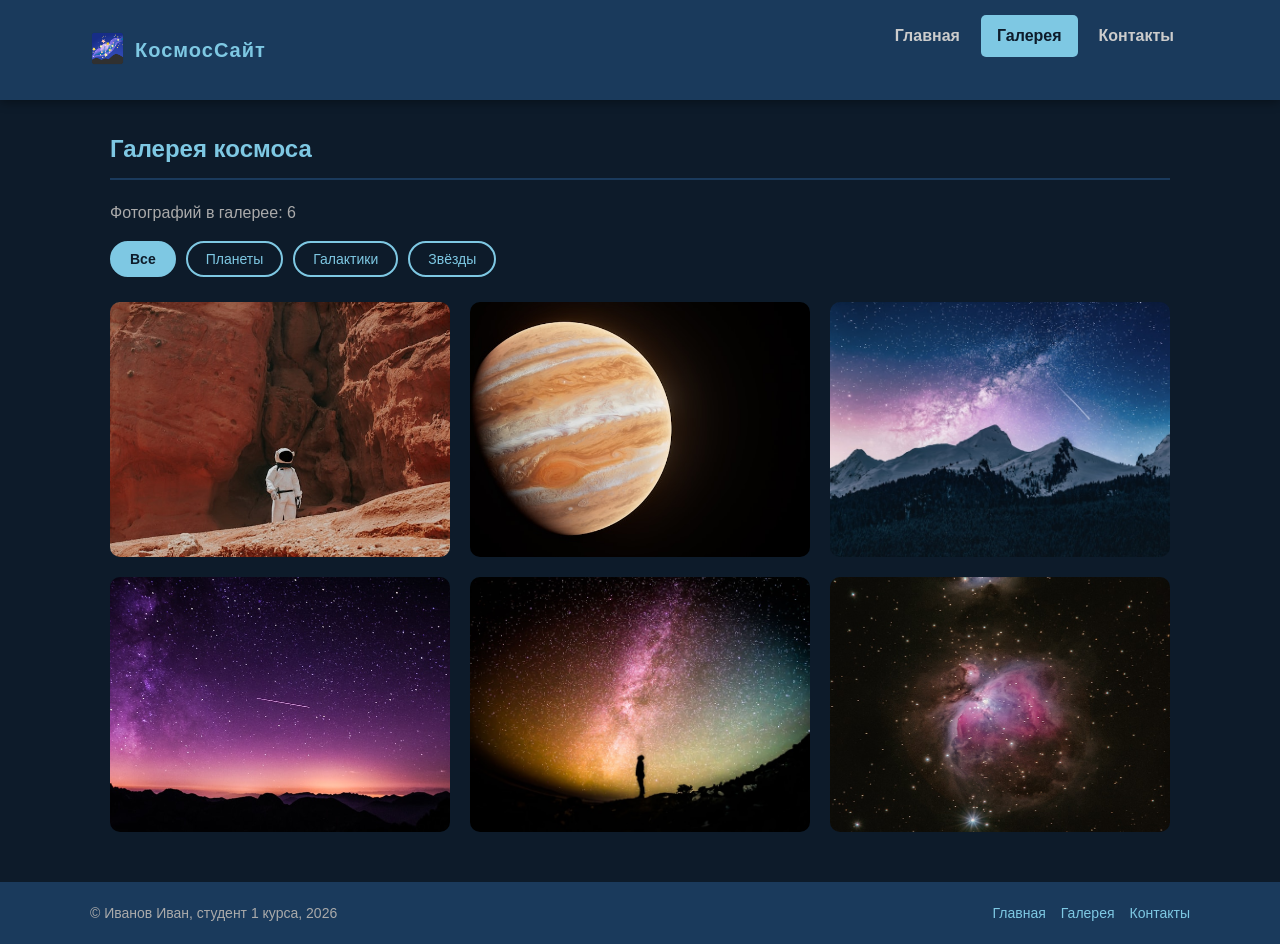
<file: Практическая 5/gallery.html>
<!DOCTYPE html>
<html lang="ru">
<head>
    <meta charset="UTF-8">
    <meta name="viewport" content="width=device-width, initial-scale=1.0">
    <title>Галерея — Всё о космосе</title>
    <link rel="stylesheet" href="style.css">
</head>
<body>

    <header>
        <div class="header-inner">
            <div class="logo">
                <span class="logo-icon">🌌</span>
                <span class="logo-text">КосмосСайт</span>
            </div>
            <nav>
                <ul>
                    <li><a href="index.html">Главная</a></li>
                    <li><a href="gallery.html" class="active">Галерея</a></li>
                    <li><a href="contacts.html">Контакты</a></li>
                </ul>
            </nav>
        </div>
    </header>

    <main style="max-width:1100px;margin:0 auto;padding:30px 20px;">
        <section class="gallery-header">
            <h2>Галерея космоса</h2>
            <p id="photo-count">Загрузка...</p>
            <div class="filters">
                <button class="filter-btn active" data-filter="all">Все</button>
                <button class="filter-btn" data-filter="planet">Планеты</button>
                <button class="filter-btn" data-filter="galaxy">Галактики</button>
                <button class="filter-btn" data-filter="star">Звёзды</button>
            </div>
        </section>

        <div class="gallery-grid" id="gallery">
            <div class="gallery-item" data-category="planet">
                <img src="images/mars.jpg" alt="Марс">
                <div class="overlay">
                    <p class="caption">Марс</p>
                    <button class="like-btn" data-id="1">♥ <span class="like-count">0</span></button>
                </div>
            </div>
            <div class="gallery-item" data-category="planet">
                <img src="images/jupiter.jpg" alt="Юпитер">
                <div class="overlay">
                    <p class="caption">Юпитер</p>
                    <button class="like-btn" data-id="2">♥ <span class="like-count">0</span></button>
                </div>
            </div>
            <div class="gallery-item" data-category="galaxy">
                <img src="images/milky-way.jpg" alt="Млечный путь">
                <div class="overlay">
                    <p class="caption">Млечный путь</p>
                    <button class="like-btn" data-id="3">♥ <span class="like-count">0</span></button>
                </div>
            </div>
            <div class="gallery-item" data-category="galaxy">
                <img src="images/andromeda.jpg" alt="Андромеда">
                <div class="overlay">
                    <p class="caption">Андромеда</p>
                    <button class="like-btn" data-id="4">♥ <span class="like-count">0</span></button>
                </div>
            </div>
            <div class="gallery-item" data-category="star">
                <img src="images/nebula.jpg" alt="Туманность">
                <div class="overlay">
                    <p class="caption">Туманность Орёл</p>
                    <button class="like-btn" data-id="5">♥ <span class="like-count">0</span></button>
                </div>
            </div>
            <div class="gallery-item" data-category="star">
                <img src="images/sun.jpg" alt="Солнце">
                <div class="overlay">
                    <p class="caption">Солнце</p>
                    <button class="like-btn" data-id="6">♥ <span class="like-count">0</span></button>
                </div>
            </div>
        </div>
    </main>

    <footer>
        <div class="footer-inner">
            <span>© Иванов Иван, студент 1 курса, 2026</span>
            <div class="footer-links">
                <a href="index.html">Главная</a>
                <a href="gallery.html">Галерея</a>
                <a href="contacts.html">Контакты</a>
            </div>
        </div>
    </footer>

    <script src="script.js"></script>
</body>
</html>
</file>
<file: style.css>
/* ===== СБРОС ===== */
* {
    margin: 0;
    padding: 0;
    box-sizing: border-box;
}

::selection { background-color: #7ec8e3; color: #0d1b2a; }

/* ===== СТРАНИЦА ===== */
body {
    font-family: Arial, sans-serif;
    background-color: #0d1b2a;
    color: #e0e0e0;
    line-height: 1.6;
}

/* ===== ШАПКА — FLEXBOX: логотип + навигация ===== */
header {
    background-color: #1a3a5c;
    padding: 0 30px;
    box-shadow: 0 2px 10px rgba(0, 0, 0, 0.4);
    position: sticky;
    top: 0;
    z-index: 100;
}

.header-inner {
    display: flex;                  /* включаем Flexbox */
    justify-content: space-between; /* логотип слева, меню справа */
    align-items: center;            /* вертикальное выравнивание по центру */
    max-width: 1100px;
    margin: 0 auto;
    padding: 15px 0;
}

/* ===== ЛОГОТИП ===== */
.logo {
    display: flex;
    align-items: center;
    gap: 10px;
    text-decoration: none;
}

.logo-icon { font-size: 28px; }

.logo-text {
    font-size: 20px;
    font-weight: bold;
    color: #7ec8e3;
    letter-spacing: 1px;
}

/* ===== НАВИГАЦИЯ — FLEXBOX ===== */
nav ul {
    list-style: none;
    display: flex;      /* пункты меню в строку через Flexbox */
    gap: 5px;
}

nav ul li a {
    color: #ccc;
    text-decoration: none;
    font-weight: bold;
    padding: 8px 16px;
    border-radius: 5px;
    transition: background 0.2s, color 0.2s;
    display: block;
}

nav ul li a:hover,
nav ul li a.active {
    background-color: #7ec8e3;
    color: #0d1b2a;
}

/* ===== ОСНОВНОЕ СОДЕРЖИМОЕ ===== */
main {
    max-width: 1100px;
    margin: 0 auto;
    padding: 30px 20px;
}

/* ===== HERO-СЕКЦИЯ ===== */
.hero {
    text-align: center;
    padding: 50px 20px;
    margin-bottom: 40px;
    background: linear-gradient(135deg, #1a3a5c, #0f2a45);
    border-radius: 12px;
}

.hero h1 {
    font-size: 36px;
    color: #7ec8e3;
    margin-bottom: 12px;
}

.hero p { font-size: 18px; color: #a0d8ef; }

/* ===== СЕКЦИИ ===== */
section { margin-bottom: 40px; }

h2 {
    color: #7ec8e3;
    font-size: 24px;
    margin-bottom: 20px;
    padding-bottom: 10px;
    border-bottom: 2px solid #1a3a5c;
}

p { margin-bottom: 15px; }
ul { margin-left: 20px; margin-bottom: 20px; }
ul li { margin-bottom: 8px; }

/* ===== КАРТОЧКИ ФАКТОВ — FLEXBOX ===== */
.cards-row {
    display: flex;          /* карточки в строку */
    gap: 20px;
    flex-wrap: wrap;        /* перенос на новую строку при нехватке места */
}

.card {
    flex: 1 1 200px;        /* растягиваются, минимум 200px */
    background-color: #1a3a5c;
    border-radius: 10px;
    padding: 20px;
    box-shadow: 0 4px 12px rgba(0, 0, 0, 0.3);
    display: flex;
    flex-direction: column; /* иконка, заголовок и текст — в столбик */
    align-items: center;
    text-align: center;
    gap: 10px;
    transition: transform 0.2s;
}

.card:hover { transform: translateY(-4px); }

.card-icon { font-size: 36px; }
.card h3 { color: #7ec8e3; font-size: 16px; }
.card p { font-size: 14px; color: #b0c4de; }

/* ===== ПОДВАЛ — FLEXBOX ===== */
footer {
    background-color: #1a3a5c;
    padding: 20px 30px;
    margin-top: 20px;
}

.footer-inner {
    display: flex;
    justify-content: space-between;
    align-items: center;
    max-width: 1100px;
    margin: 0 auto;
    flex-wrap: wrap;
    gap: 10px;
}

footer span { color: #aaa; font-size: 14px; }

.footer-links {
    display: flex;
    gap: 15px;
}

.footer-links a {
    color: #7ec8e3;
    text-decoration: none;
    font-size: 14px;
}

.footer-links a:hover { text-decoration: underline; }

/* ===== ФОРМА КОНТАКТОВ ===== */
.contacts-main { max-width: 1100px; margin: 0 auto; padding: 30px 20px; }

.contacts-layout {
    display: flex;
    gap: 25px;
    align-items: flex-start;
    flex-wrap: wrap;
}

.contact-card {
    flex: 1 1 280px;
    background-color: #1a3a5c;
    border-radius: 10px;
    padding: 25px;
    box-shadow: 0 4px 12px rgba(0, 0, 0, 0.3);
}

.contact-form-section {
    flex: 2 1 380px;
    background-color: #1a3a5c;
    border-radius: 10px;
    padding: 25px;
    box-shadow: 0 4px 12px rgba(0, 0, 0, 0.3);
}

h3 { color: #a0d8ef; margin: 15px 0 8px 0; font-size: 16px; }

.contact-info { list-style: none; margin-bottom: 20px; }
.contact-info li { padding: 6px 0 6px 28px; position: relative; }
.info-name::before    { content: "👤"; position: absolute; left: 0; }
.info-email::before   { content: "✉️"; position: absolute; left: 0; }
.info-topic::before   { content: "🔭"; position: absolute; left: 0; }
.info-location::before { content: "📍"; position: absolute; left: 0; }
.contact-info li:nth-child(even) { background-color: rgba(255,255,255,0.04); }

.social-links { list-style: none; display: flex; gap: 10px; flex-wrap: wrap; }
.social-link {
    display: inline-block; padding: 6px 16px;
    border: 2px solid #7ec8e3; color: #7ec8e3;
    text-decoration: none; border-radius: 20px; font-size: 14px;
    transition: all 0.2s;
}
.social-link:hover { background-color: #7ec8e3; color: #0d1b2a; }

.form-group { margin-bottom: 16px; }
label { display: block; margin-bottom: 5px; font-weight: bold; color: #a0d8ef; }

input[type="text"], input[type="email"], select, textarea {
    width: 100%; padding: 10px 14px;
    background-color: #0d1b2a; border: 1px solid #2a4a6c;
    border-radius: 6px; color: #e0e0e0; font-size: 15px;
    transition: border-color 0.2s, box-shadow 0.2s;
}
input:required, textarea:required { border-left: 3px solid #7ec8e3; }
input:focus, select:focus, textarea:focus {
    outline: none; border-color: #7ec8e3;
    box-shadow: 0 0 0 3px rgba(126, 200, 227, 0.2);
}
input:valid { border-color: #4caf7d; }
input::placeholder, textarea::placeholder { color: #5a7a9a; font-style: italic; }
textarea { height: 120px; resize: vertical; }

.checkbox-label { display: flex; align-items: flex-start; gap: 10px; cursor: pointer; }
.checkbox-label input[type="checkbox"] { margin-top: 3px; width: 18px; height: 18px; }

.submit-btn {
    width: 100%; padding: 12px;
    background-color: #7ec8e3; color: #0d1b2a;
    border: none; border-radius: 6px;
    font-size: 16px; font-weight: bold; cursor: pointer;
    transition: background 0.2s, transform 0.1s; margin-top: 8px;
}
.submit-btn:hover { background-color: #5ab4d6; }
.submit-btn:active { transform: scale(0.98); }

.extra-info { background-color: #1a3a5c; border-radius: 10px; padding: 25px; box-shadow: 0 4px 12px rgba(0,0,0,0.3); margin-top: 25px; }

.info-blocks { display: flex; gap: 20px; flex-wrap: wrap; margin-top: 15px; }
.info-block { flex: 1 1 200px; background-color: #0f2a45; padding: 18px; border-radius: 8px; border-left: 3px solid #7ec8e3; }
.info-block p { margin-bottom: 10px; font-size: 14px; }
.info-block ul, .info-block ol { margin-left: 18px; font-size: 14px; }
.info-block li { margin-bottom: 5px; }

/* ===== ГАЛЕРЕЯ ===== */
.gallery-header { margin-bottom: 25px; }
#photo-count { color: #aaa; margin-bottom: 15px; }
.filters { display: flex; gap: 10px; flex-wrap: wrap; margin-top: 10px; }
.filter-btn {
    padding: 8px 18px; border: 2px solid #7ec8e3;
    background: transparent; color: #7ec8e3;
    border-radius: 20px; cursor: pointer; font-size: 14px; transition: all 0.3s;
}
.filter-btn:hover, .filter-btn.active { background-color: #7ec8e3; color: #0d1b2a; font-weight: bold; }

.gallery-grid { display: grid; grid-template-columns: repeat(auto-fill, minmax(260px, 1fr)); gap: 20px; }

.gallery-item {
    position: relative; border-radius: 10px; overflow: hidden;
    background-color: #1a3a5c; aspect-ratio: 4/3; cursor: pointer;
}
.gallery-item img { width: 100%; height: 100%; object-fit: cover; display: block; transition: transform 0.4s ease; }
.gallery-item:hover img { transform: scale(1.08); }

.overlay {
    position: absolute; bottom: 0; left: 0; right: 0;
    background: linear-gradient(transparent, rgba(0,0,0,0.8));
    padding: 15px; display: flex; justify-content: space-between; align-items: flex-end;
    opacity: 0; transition: opacity 0.3s ease;
}
.gallery-item:hover .overlay { opacity: 1; }
.caption { color: white; font-weight: bold; font-size: 15px; }
.like-btn {
    background: rgba(255,255,255,0.2); border: 1px solid white;
    color: white; padding: 5px 12px; border-radius: 15px; cursor: pointer; font-size: 14px; transition: background 0.2s;
}
.like-btn:hover { background: rgba(255,100,100,0.6); }
.like-btn.liked { background: rgba(220,50,50,0.7); border-color: #ff6b6b; }
.gallery-item.hidden { display: none; }

/* ===== АДАПТИВНОСТЬ ===== */
@media (max-width: 768px) {
    .header-inner { flex-direction: column; gap: 12px; padding: 15px 0; }
    .hero h1 { font-size: 24px; }
    .cards-row { flex-direction: column; }
    .contacts-layout { flex-direction: column; }
}

@media (max-width: 480px) {
    nav ul { flex-direction: column; align-items: center; }
    .footer-inner { flex-direction: column; align-items: center; text-align: center; }
    .gallery-grid { grid-template-columns: 1fr; }
}
</file>
<file: Практическая 2/style.css>
/* ===== СБРОС СТАНДАРТНЫХ СТИЛЕЙ БРАУЗЕРА ===== */
* {
    margin: 0;
    padding: 0;
    box-sizing: border-box;
}

/* ===== ОБЩИЕ СТИЛИ СТРАНИЦЫ ===== */
body {
    font-family: Arial, sans-serif;
    background-color: #0d1b2a;
    color: #e0e0e0;
    line-height: 1.6;
    padding: 20px;
}

/* ===== ШАПКА ===== */
header {
    background-color: #1a3a5c;
    color: white;
    padding: 30px;
    text-align: center;
    border-radius: 10px;
    margin-bottom: 20px;
}

header h1 {
    font-size: 32px;
    margin-bottom: 15px;
    color: #7ec8e3;
}

/* ===== НАВИГАЦИЯ ===== */
nav {
    background-color: #0f2a45;
    padding: 12px;
    border-radius: 5px;
    margin-top: 15px;
}

nav ul {
    list-style-type: none;
}

nav ul li {
    display: inline-block;
    margin-right: 20px;
}

nav ul li a {
    color: white;
    text-decoration: none;
    font-weight: bold;
    padding: 6px 12px;
    border-radius: 3px;
}

nav ul li a:hover {
    background-color: #7ec8e3;
    color: #0d1b2a;
}

/* ===== ОСНОВНОЕ СОДЕРЖИМОЕ ===== */
main {
    background-color: #152535;
    padding: 25px;
    border-radius: 10px;
    box-shadow: 0 2px 10px rgba(0, 0, 0, 0.4);
    margin-bottom: 20px;
}

/* ===== ЗАГОЛОВКИ H2 ===== */
h2 {
    color: #7ec8e3;
    margin: 20px 0 12px 0;
    padding-bottom: 8px;
    border-bottom: 2px solid #1a3a5c;
    font-size: 22px;
}

/* ===== АБЗАЦЫ ===== */
p {
    margin-bottom: 15px;
}

/* ===== СПИСКИ ===== */
ul {
    margin-left: 25px;
    margin-bottom: 20px;
}

ul li {
    margin-bottom: 8px;
}

/* ===== ПОДВАЛ ===== */
footer {
    background-color: #1a3a5c;
    color: #aaa;
    text-align: center;
    padding: 15px;
    border-radius: 8px;
    font-size: 14px;
}
</file>
<file: Практическая 3/style.css>
/* ===== СБРОС ===== */
* {
    margin: 0;
    padding: 0;
    box-sizing: border-box;
}

/* ===== СТРАНИЦА ===== */
body {
    font-family: Arial, sans-serif;
    background-color: #0d1b2a;
    color: #e0e0e0;
    line-height: 1.6;
    padding: 20px;
}

/* ===== ШАПКА ===== */
header {
    background-color: #1a3a5c;
    color: white;
    padding: 30px;
    text-align: center;
    border-radius: 10px;
    margin-bottom: 20px;
}

header h1 {
    font-size: 32px;
    margin-bottom: 15px;
    color: #7ec8e3;
}

/* ===== НАВИГАЦИЯ ===== */
nav { background-color: #0f2a45; padding: 12px; border-radius: 5px; margin-top: 15px; }
nav ul { list-style-type: none; }
nav ul li { display: inline-block; margin-right: 20px; }
nav ul li a {
    color: white;
    text-decoration: none;
    font-weight: bold;
    padding: 6px 12px;
    border-radius: 3px;
}
nav ul li a:hover,
nav ul li a.active {
    background-color: #7ec8e3;
    color: #0d1b2a;
}

/* ===== ОСНОВНОЕ СОДЕРЖИМОЕ ===== */
main {
    background-color: #152535;
    padding: 25px;
    border-radius: 10px;
    box-shadow: 0 2px 10px rgba(0, 0, 0, 0.4);
    margin-bottom: 20px;
}

h2 {
    color: #7ec8e3;
    margin-bottom: 12px;
    font-size: 24px;
}

/* ===== ЗАГОЛОВОК ГАЛЕРЕИ ===== */
.gallery-header {
    margin-bottom: 25px;
}

#photo-count {
    color: #aaa;
    margin-bottom: 15px;
}

/* ===== КНОПКИ ФИЛЬТРАЦИИ ===== */
.filters {
    display: flex;
    gap: 10px;
    flex-wrap: wrap;
    margin-top: 10px;
}

.filter-btn {
    padding: 8px 18px;
    border: 2px solid #7ec8e3;
    background: transparent;
    color: #7ec8e3;
    border-radius: 20px;
    cursor: pointer;
    font-size: 14px;
    transition: all 0.3s;
}

.filter-btn:hover,
.filter-btn.active {
    background-color: #7ec8e3;
    color: #0d1b2a;
    font-weight: bold;
}

/* ===== СЕТКА ГАЛЕРЕИ (CSS GRID) ===== */
.gallery-grid {
    display: grid;
    grid-template-columns: repeat(auto-fill, minmax(260px, 1fr));
    gap: 20px;
}

/* ===== КАРТОЧКА ИЗОБРАЖЕНИЯ ===== */
.gallery-item {
    position: relative;
    border-radius: 10px;
    overflow: hidden;
    background-color: #1a3a5c;
    aspect-ratio: 4 / 3;
    cursor: pointer;
}

.gallery-item img {
    width: 100%;
    height: 100%;
    object-fit: cover;
    display: block;
    transition: transform 0.4s ease;
}

.gallery-item:hover img {
    transform: scale(1.08);
}

/* ===== НАКЛАДКА С ПОДПИСЬЮ (появляется при наведении) ===== */
.overlay {
    position: absolute;
    bottom: 0;
    left: 0;
    right: 0;
    background: linear-gradient(transparent, rgba(0, 0, 0, 0.8));
    padding: 15px;
    display: flex;
    justify-content: space-between;
    align-items: flex-end;
    opacity: 0;
    transition: opacity 0.3s ease;
}

.gallery-item:hover .overlay {
    opacity: 1;
}

.caption {
    color: white;
    font-weight: bold;
    font-size: 15px;
}

/* ===== КНОПКА ЛАЙКА ===== */
.like-btn {
    background: rgba(255, 255, 255, 0.2);
    border: 1px solid white;
    color: white;
    padding: 5px 12px;
    border-radius: 15px;
    cursor: pointer;
    font-size: 14px;
    transition: background 0.2s;
}

.like-btn:hover {
    background: rgba(255, 100, 100, 0.6);
}

.like-btn.liked {
    background: rgba(220, 50, 50, 0.7);
    border-color: #ff6b6b;
}

/* ===== СКРЫТЫЕ КАРТОЧКИ (фильтр) ===== */
.gallery-item.hidden {
    display: none;
}

/* ===== ПОДВАЛ ===== */
footer {
    background-color: #1a3a5c;
    color: #aaa;
    text-align: center;
    padding: 15px;
    border-radius: 8px;
    font-size: 14px;
}

/* ===== АДАПТИВНОСТЬ ===== */
@media (max-width: 600px) {
    .gallery-grid {
        grid-template-columns: 1fr;
    }

    header h1 { font-size: 22px; }

    nav ul li { display: block; margin: 6px 0; }
}
</file>
<file: Практическая 4/style.css>
/* ===== СБРОС ===== */
* {
    margin: 0;
    padding: 0;
    box-sizing: border-box; /* border-box для всех элементов */
}

/* ===== ВЫДЕЛЕНИЕ ТЕКСТА ===== */
::selection {
    background-color: #7ec8e3;
    color: #0d1b2a;
}

/* ===== СТРАНИЦА ===== */
body {
    font-family: Arial, sans-serif;
    background-color: #0d1b2a;
    color: #e0e0e0;
    line-height: 1.6;
    padding: 20px;
}

/* ===== ШАПКА ===== */
header {
    background-color: #1a3a5c;
    color: white;
    padding: 30px;
    text-align: center;
    border-radius: 10px;
    margin-bottom: 20px;
    box-shadow: 0 4px 15px rgba(0, 0, 0, 0.3);
}

header h1 { font-size: 32px; margin-bottom: 15px; color: #7ec8e3; }

/* ===== НАВИГАЦИЯ ===== */
nav { background-color: #0f2a45; padding: 12px; border-radius: 5px; margin-top: 15px; }
nav ul { list-style-type: none; }
nav ul li { display: inline-block; margin-right: 20px; }
nav ul li a {
    color: white;
    text-decoration: none;
    font-weight: bold;
    padding: 6px 12px;
    border-radius: 3px;
    transition: background 0.2s;
}
nav ul li a:hover,
nav ul li a.active {
    background-color: #7ec8e3;
    color: #0d1b2a;
}

/* ===== ОСНОВНОЕ — двухколоночный макет ===== */
.contacts-main {
    background-color: #152535;
    padding: 25px;
    border-radius: 10px;
    box-shadow: 0 2px 10px rgba(0, 0, 0, 0.4);
    margin-bottom: 20px;
    overflow: hidden; /* контроль переполнения */
}

h2 {
    color: #7ec8e3;
    margin-bottom: 20px;
    font-size: 22px;
    padding-bottom: 10px;
    border-bottom: 2px solid #1a3a5c;
}

h3 { color: #a0d8ef; margin: 15px 0 8px 0; font-size: 16px; }

/* ===== КАРТОЧКА АВТОРА ===== */
.contact-card {
    background-color: #1a3a5c;
    border-radius: 10px;
    padding: 25px;
    margin-bottom: 25px;
    box-shadow: 0 4px 12px rgba(0, 0, 0, 0.3);
}

/* Псевдоэлемент ::before — иконки перед пунктами */
.contact-info { list-style: none; margin-bottom: 20px; }
.contact-info li { padding: 6px 0; padding-left: 28px; position: relative; }

.info-name::before    { content: "👤"; position: absolute; left: 0; }
.info-email::before   { content: "✉️"; position: absolute; left: 0; }
.info-topic::before   { content: "🔭"; position: absolute; left: 0; }
.info-location::before { content: "📍"; position: absolute; left: 0; }

/* Чередование строк через :nth-child */
.contact-info li:nth-child(even) { background-color: rgba(255,255,255,0.04); }

/* ===== СОЦИАЛЬНЫЕ ССЫЛКИ ===== */
.social-links { list-style: none; display: flex; gap: 12px; flex-wrap: wrap; }
.social-link {
    display: inline-block;
    padding: 7px 18px;
    border: 2px solid #7ec8e3;
    color: #7ec8e3;
    text-decoration: none;
    border-radius: 20px;
    font-size: 14px;
    transition: all 0.2s;
}
.social-link:hover {
    background-color: #7ec8e3;
    color: #0d1b2a;
}

/* ===== ФОРМА ===== */
.contact-form-section {
    background-color: #1a3a5c;
    border-radius: 10px;
    padding: 25px;
    margin-bottom: 25px;
    box-shadow: 0 4px 12px rgba(0, 0, 0, 0.3);
}

.form-group { margin-bottom: 18px; }

label {
    display: block;
    margin-bottom: 6px;
    font-weight: bold;
    color: #a0d8ef;
}

/* Псевдоэлемент ::after — звёздочка для обязательных полей */
input:required + label::after,
textarea:required + label::after { content: " *"; color: #ff6b6b; }

/* Обязательные поля — подсветка */
input:required,
textarea:required,
select {
    border-left: 3px solid #7ec8e3;
}

input[type="text"],
input[type="email"],
select,
textarea {
    width: 100%;
    padding: 10px 14px;
    background-color: #0d1b2a;
    border: 1px solid #2a4a6c;
    border-radius: 6px;
    color: #e0e0e0;
    font-size: 15px;
    transition: border-color 0.2s, box-shadow 0.2s;
}

/* Псевдокласс :focus — фокус на поле */
input:focus,
select:focus,
textarea:focus {
    outline: none;
    border-color: #7ec8e3;
    box-shadow: 0 0 0 3px rgba(126, 200, 227, 0.2);
}

/* Псевдокласс :valid — корректное значение */
input:valid { border-color: #4caf7d; }

/* Псевдокласс :invalid после взаимодействия — ошибка */
input:user-invalid { border-color: #ff6b6b; }

/* Псевдоэлемент ::placeholder */
input::placeholder,
textarea::placeholder {
    color: #5a7a9a;
    font-style: italic;
}

textarea {
    height: 120px;
    resize: vertical;
}

/* Чекбокс */
.checkbox-group { display: flex; align-items: flex-start; }
.checkbox-label { display: flex; align-items: flex-start; gap: 10px; cursor: pointer; }
.checkbox-label input[type="checkbox"] { margin-top: 3px; width: 18px; height: 18px; cursor: pointer; }

/* Псевдокласс :checked — галочка поставлена */
.checkbox-label input[type="checkbox"]:checked + span,
.checkbox-label:has(input:checked) { color: #7ec8e3; }

/* Кнопка отправки */
.submit-btn {
    width: 100%;
    padding: 12px;
    background-color: #7ec8e3;
    color: #0d1b2a;
    border: none;
    border-radius: 6px;
    font-size: 16px;
    font-weight: bold;
    cursor: pointer;
    transition: background 0.2s, transform 0.1s;
    margin-top: 8px;
}

.submit-btn:hover { background-color: #5ab4d6; }
.submit-btn:active { transform: scale(0.98); }

/* ===== ДОПОЛНИТЕЛЬНЫЙ БЛОК ===== */
.extra-info {
    background-color: #1a3a5c;
    border-radius: 10px;
    padding: 25px;
    box-shadow: 0 4px 12px rgba(0, 0, 0, 0.3);
}

.info-blocks {
    display: grid;
    grid-template-columns: repeat(auto-fill, minmax(220px, 1fr));
    gap: 20px;
    margin-top: 15px;
}

.info-block {
    background-color: #0f2a45;
    padding: 18px;
    border-radius: 8px;
    border-left: 3px solid #7ec8e3;
}

.info-block p { margin-bottom: 10px; font-size: 14px; }

.info-block ul,
.info-block ol { margin-left: 18px; font-size: 14px; }
.info-block li { margin-bottom: 5px; }

/* ===== ПОДВАЛ ===== */
footer {
    background-color: #1a3a5c;
    color: #aaa;
    text-align: center;
    padding: 15px;
    border-radius: 8px;
    font-size: 14px;
}

/* ===== АДАПТИВНОСТЬ ===== */
@media (max-width: 600px) {
    header h1 { font-size: 20px; }
    nav ul li { display: block; margin: 6px 0; }
    .info-blocks { grid-template-columns: 1fr; }
}
</file>
<file: Практическая 5/style.css>
/* ===== СБРОС ===== */
* {
    margin: 0;
    padding: 0;
    box-sizing: border-box;
}

::selection { background-color: #7ec8e3; color: #0d1b2a; }

/* ===== СТРАНИЦА ===== */
body {
    font-family: Arial, sans-serif;
    background-color: #0d1b2a;
    color: #e0e0e0;
    line-height: 1.6;
}

/* ===== ШАПКА — FLEXBOX: логотип + навигация ===== */
header {
    background-color: #1a3a5c;
    padding: 0 30px;
    box-shadow: 0 2px 10px rgba(0, 0, 0, 0.4);
    position: sticky;
    top: 0;
    z-index: 100;
}

.header-inner {
    display: flex;                  /* включаем Flexbox */
    justify-content: space-between; /* логотип слева, меню справа */
    align-items: center;            /* вертикальное выравнивание по центру */
    max-width: 1100px;
    margin: 0 auto;
    padding: 15px 0;
}

/* ===== ЛОГОТИП ===== */
.logo {
    display: flex;
    align-items: center;
    gap: 10px;
    text-decoration: none;
}

.logo-icon { font-size: 28px; }

.logo-text {
    font-size: 20px;
    font-weight: bold;
    color: #7ec8e3;
    letter-spacing: 1px;
}

/* ===== НАВИГАЦИЯ — FLEXBOX ===== */
nav ul {
    list-style: none;
    display: flex;      /* пункты меню в строку через Flexbox */
    gap: 5px;
}

nav ul li a {
    color: #ccc;
    text-decoration: none;
    font-weight: bold;
    padding: 8px 16px;
    border-radius: 5px;
    transition: background 0.2s, color 0.2s;
    display: block;
}

nav ul li a:hover,
nav ul li a.active {
    background-color: #7ec8e3;
    color: #0d1b2a;
}

/* ===== ОСНОВНОЕ СОДЕРЖИМОЕ ===== */
main {
    max-width: 1100px;
    margin: 0 auto;
    padding: 30px 20px;
}

/* ===== HERO-СЕКЦИЯ ===== */
.hero {
    text-align: center;
    padding: 50px 20px;
    margin-bottom: 40px;
    background: linear-gradient(135deg, #1a3a5c, #0f2a45);
    border-radius: 12px;
}

.hero h1 {
    font-size: 36px;
    color: #7ec8e3;
    margin-bottom: 12px;
}

.hero p { font-size: 18px; color: #a0d8ef; }

/* ===== СЕКЦИИ ===== */
section { margin-bottom: 40px; }

h2 {
    color: #7ec8e3;
    font-size: 24px;
    margin-bottom: 20px;
    padding-bottom: 10px;
    border-bottom: 2px solid #1a3a5c;
}

p { margin-bottom: 15px; }
ul { margin-left: 20px; margin-bottom: 20px; }
ul li { margin-bottom: 8px; }

/* ===== КАРТОЧКИ ФАКТОВ — FLEXBOX ===== */
.cards-row {
    display: flex;          /* карточки в строку */
    gap: 20px;
    flex-wrap: wrap;        /* перенос на новую строку при нехватке места */
}

.card {
    flex: 1 1 200px;        /* растягиваются, минимум 200px */
    background-color: #1a3a5c;
    border-radius: 10px;
    padding: 20px;
    box-shadow: 0 4px 12px rgba(0, 0, 0, 0.3);
    display: flex;
    flex-direction: column; /* иконка, заголовок и текст — в столбик */
    align-items: center;
    text-align: center;
    gap: 10px;
    transition: transform 0.2s;
}

.card:hover { transform: translateY(-4px); }

.card-icon { font-size: 36px; }
.card h3 { color: #7ec8e3; font-size: 16px; }
.card p { font-size: 14px; color: #b0c4de; }

/* ===== ПОДВАЛ — FLEXBOX ===== */
footer {
    background-color: #1a3a5c;
    padding: 20px 30px;
    margin-top: 20px;
}

.footer-inner {
    display: flex;
    justify-content: space-between;
    align-items: center;
    max-width: 1100px;
    margin: 0 auto;
    flex-wrap: wrap;
    gap: 10px;
}

footer span { color: #aaa; font-size: 14px; }

.footer-links {
    display: flex;
    gap: 15px;
}

.footer-links a {
    color: #7ec8e3;
    text-decoration: none;
    font-size: 14px;
}

.footer-links a:hover { text-decoration: underline; }

/* ===== ФОРМА КОНТАКТОВ ===== */
.contacts-main { max-width: 1100px; margin: 0 auto; padding: 30px 20px; }

.contacts-layout {
    display: flex;
    gap: 25px;
    align-items: flex-start;
    flex-wrap: wrap;
}

.contact-card {
    flex: 1 1 280px;
    background-color: #1a3a5c;
    border-radius: 10px;
    padding: 25px;
    box-shadow: 0 4px 12px rgba(0, 0, 0, 0.3);
}

.contact-form-section {
    flex: 2 1 380px;
    background-color: #1a3a5c;
    border-radius: 10px;
    padding: 25px;
    box-shadow: 0 4px 12px rgba(0, 0, 0, 0.3);
}

h3 { color: #a0d8ef; margin: 15px 0 8px 0; font-size: 16px; }

.contact-info { list-style: none; margin-bottom: 20px; }
.contact-info li { padding: 6px 0 6px 28px; position: relative; }
.info-name::before    { content: "👤"; position: absolute; left: 0; }
.info-email::before   { content: "✉️"; position: absolute; left: 0; }
.info-topic::before   { content: "🔭"; position: absolute; left: 0; }
.info-location::before { content: "📍"; position: absolute; left: 0; }
.contact-info li:nth-child(even) { background-color: rgba(255,255,255,0.04); }

.social-links { list-style: none; display: flex; gap: 10px; flex-wrap: wrap; }
.social-link {
    display: inline-block; padding: 6px 16px;
    border: 2px solid #7ec8e3; color: #7ec8e3;
    text-decoration: none; border-radius: 20px; font-size: 14px;
    transition: all 0.2s;
}
.social-link:hover { background-color: #7ec8e3; color: #0d1b2a; }

.form-group { margin-bottom: 16px; }
label { display: block; margin-bottom: 5px; font-weight: bold; color: #a0d8ef; }

input[type="text"], input[type="email"], select, textarea {
    width: 100%; padding: 10px 14px;
    background-color: #0d1b2a; border: 1px solid #2a4a6c;
    border-radius: 6px; color: #e0e0e0; font-size: 15px;
    transition: border-color 0.2s, box-shadow 0.2s;
}
input:required, textarea:required { border-left: 3px solid #7ec8e3; }
input:focus, select:focus, textarea:focus {
    outline: none; border-color: #7ec8e3;
    box-shadow: 0 0 0 3px rgba(126, 200, 227, 0.2);
}
input:valid { border-color: #4caf7d; }
input::placeholder, textarea::placeholder { color: #5a7a9a; font-style: italic; }
textarea { height: 120px; resize: vertical; }

.checkbox-label { display: flex; align-items: flex-start; gap: 10px; cursor: pointer; }
.checkbox-label input[type="checkbox"] { margin-top: 3px; width: 18px; height: 18px; }

.submit-btn {
    width: 100%; padding: 12px;
    background-color: #7ec8e3; color: #0d1b2a;
    border: none; border-radius: 6px;
    font-size: 16px; font-weight: bold; cursor: pointer;
    transition: background 0.2s, transform 0.1s; margin-top: 8px;
}
.submit-btn:hover { background-color: #5ab4d6; }
.submit-btn:active { transform: scale(0.98); }

.extra-info { background-color: #1a3a5c; border-radius: 10px; padding: 25px; box-shadow: 0 4px 12px rgba(0,0,0,0.3); margin-top: 25px; }

.info-blocks { display: flex; gap: 20px; flex-wrap: wrap; margin-top: 15px; }
.info-block { flex: 1 1 200px; background-color: #0f2a45; padding: 18px; border-radius: 8px; border-left: 3px solid #7ec8e3; }
.info-block p { margin-bottom: 10px; font-size: 14px; }
.info-block ul, .info-block ol { margin-left: 18px; font-size: 14px; }
.info-block li { margin-bottom: 5px; }

/* ===== ГАЛЕРЕЯ ===== */
.gallery-header { margin-bottom: 25px; }
#photo-count { color: #aaa; margin-bottom: 15px; }
.filters { display: flex; gap: 10px; flex-wrap: wrap; margin-top: 10px; }
.filter-btn {
    padding: 8px 18px; border: 2px solid #7ec8e3;
    background: transparent; color: #7ec8e3;
    border-radius: 20px; cursor: pointer; font-size: 14px; transition: all 0.3s;
}
.filter-btn:hover, .filter-btn.active { background-color: #7ec8e3; color: #0d1b2a; font-weight: bold; }

.gallery-grid { display: grid; grid-template-columns: repeat(auto-fill, minmax(260px, 1fr)); gap: 20px; }

.gallery-item {
    position: relative; border-radius: 10px; overflow: hidden;
    background-color: #1a3a5c; aspect-ratio: 4/3; cursor: pointer;
}
.gallery-item img { width: 100%; height: 100%; object-fit: cover; display: block; transition: transform 0.4s ease; }
.gallery-item:hover img { transform: scale(1.08); }

.overlay {
    position: absolute; bottom: 0; left: 0; right: 0;
    background: linear-gradient(transparent, rgba(0,0,0,0.8));
    padding: 15px; display: flex; justify-content: space-between; align-items: flex-end;
    opacity: 0; transition: opacity 0.3s ease;
}
.gallery-item:hover .overlay { opacity: 1; }
.caption { color: white; font-weight: bold; font-size: 15px; }
.like-btn {
    background: rgba(255,255,255,0.2); border: 1px solid white;
    color: white; padding: 5px 12px; border-radius: 15px; cursor: pointer; font-size: 14px; transition: background 0.2s;
}
.like-btn:hover { background: rgba(255,100,100,0.6); }
.like-btn.liked { background: rgba(220,50,50,0.7); border-color: #ff6b6b; }
.gallery-item.hidden { display: none; }

/* ===== АДАПТИВНОСТЬ ===== */
@media (max-width: 768px) {
    .header-inner { flex-direction: column; gap: 12px; padding: 15px 0; }
    .hero h1 { font-size: 24px; }
    .cards-row { flex-direction: column; }
    .contacts-layout { flex-direction: column; }
}

@media (max-width: 480px) {
    nav ul { flex-direction: column; align-items: center; }
    .footer-inner { flex-direction: column; align-items: center; text-align: center; }
    .gallery-grid { grid-template-columns: 1fr; }
}
</file>
